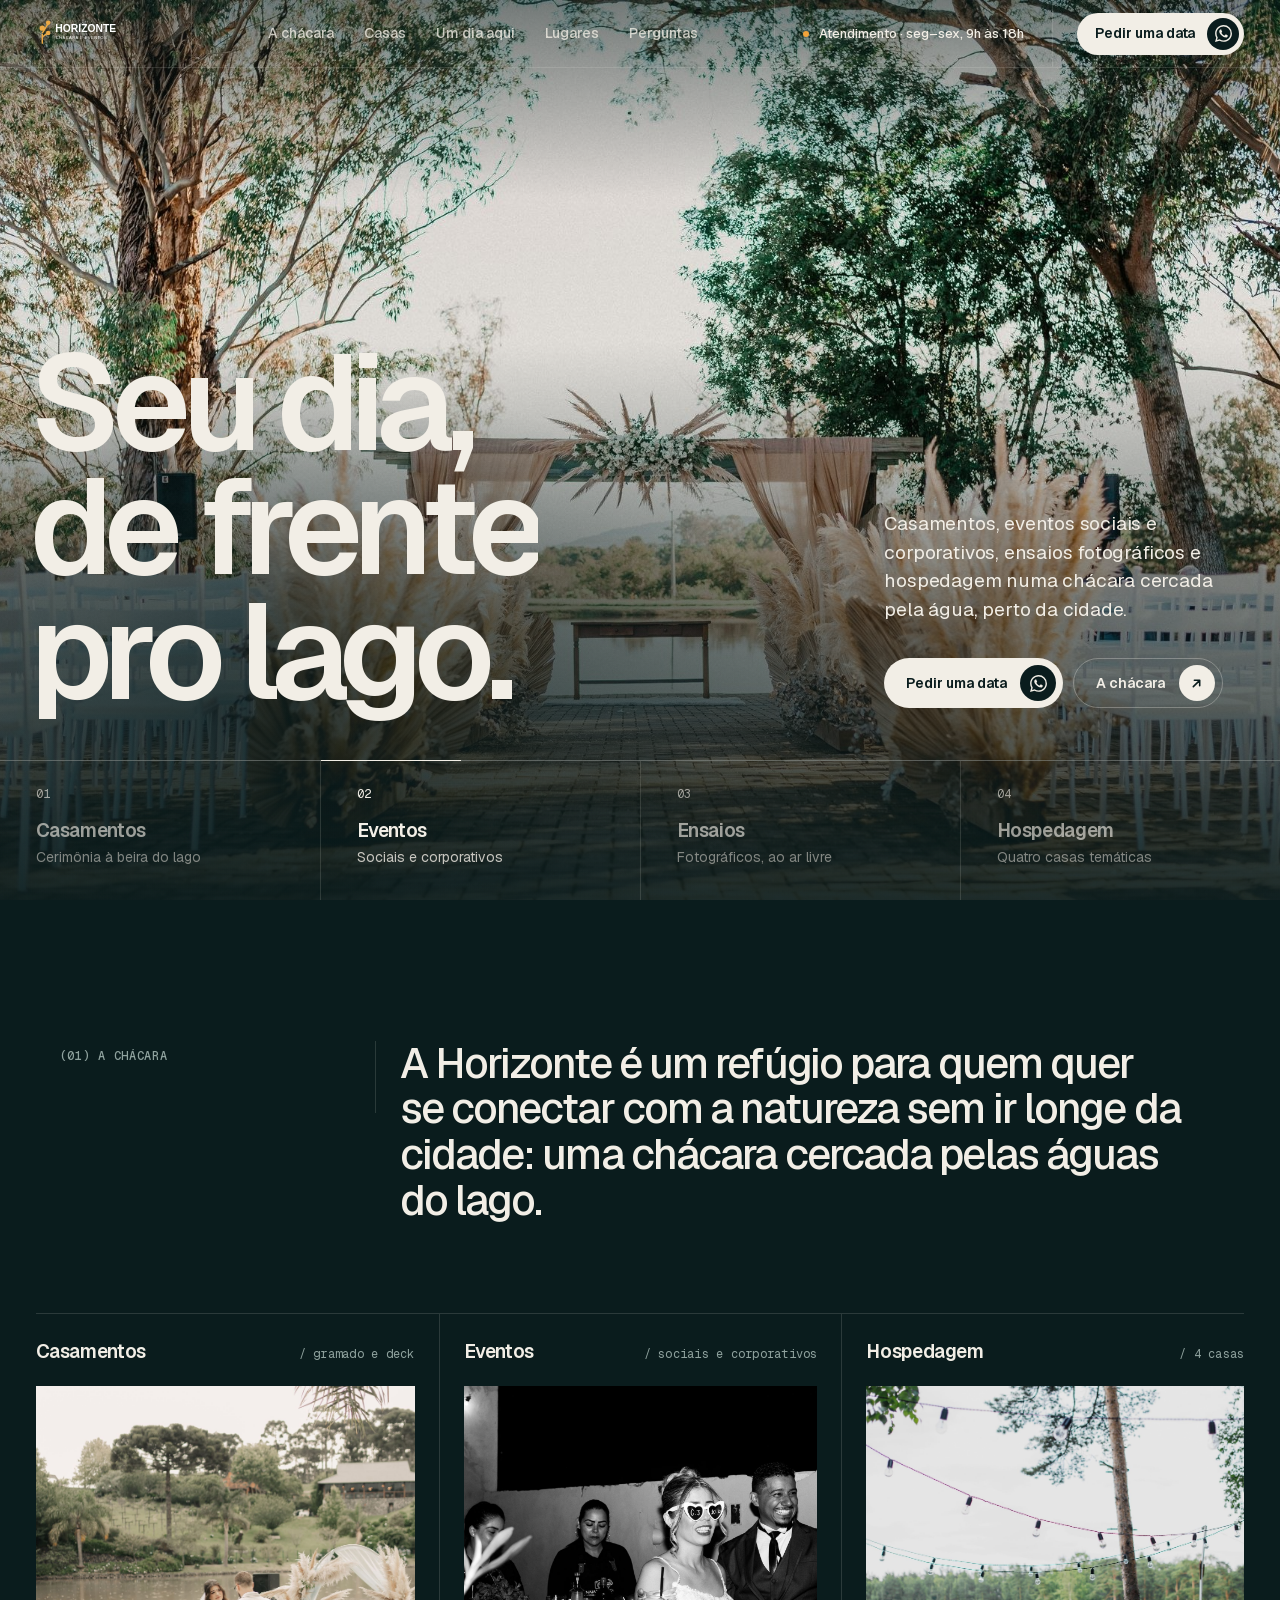
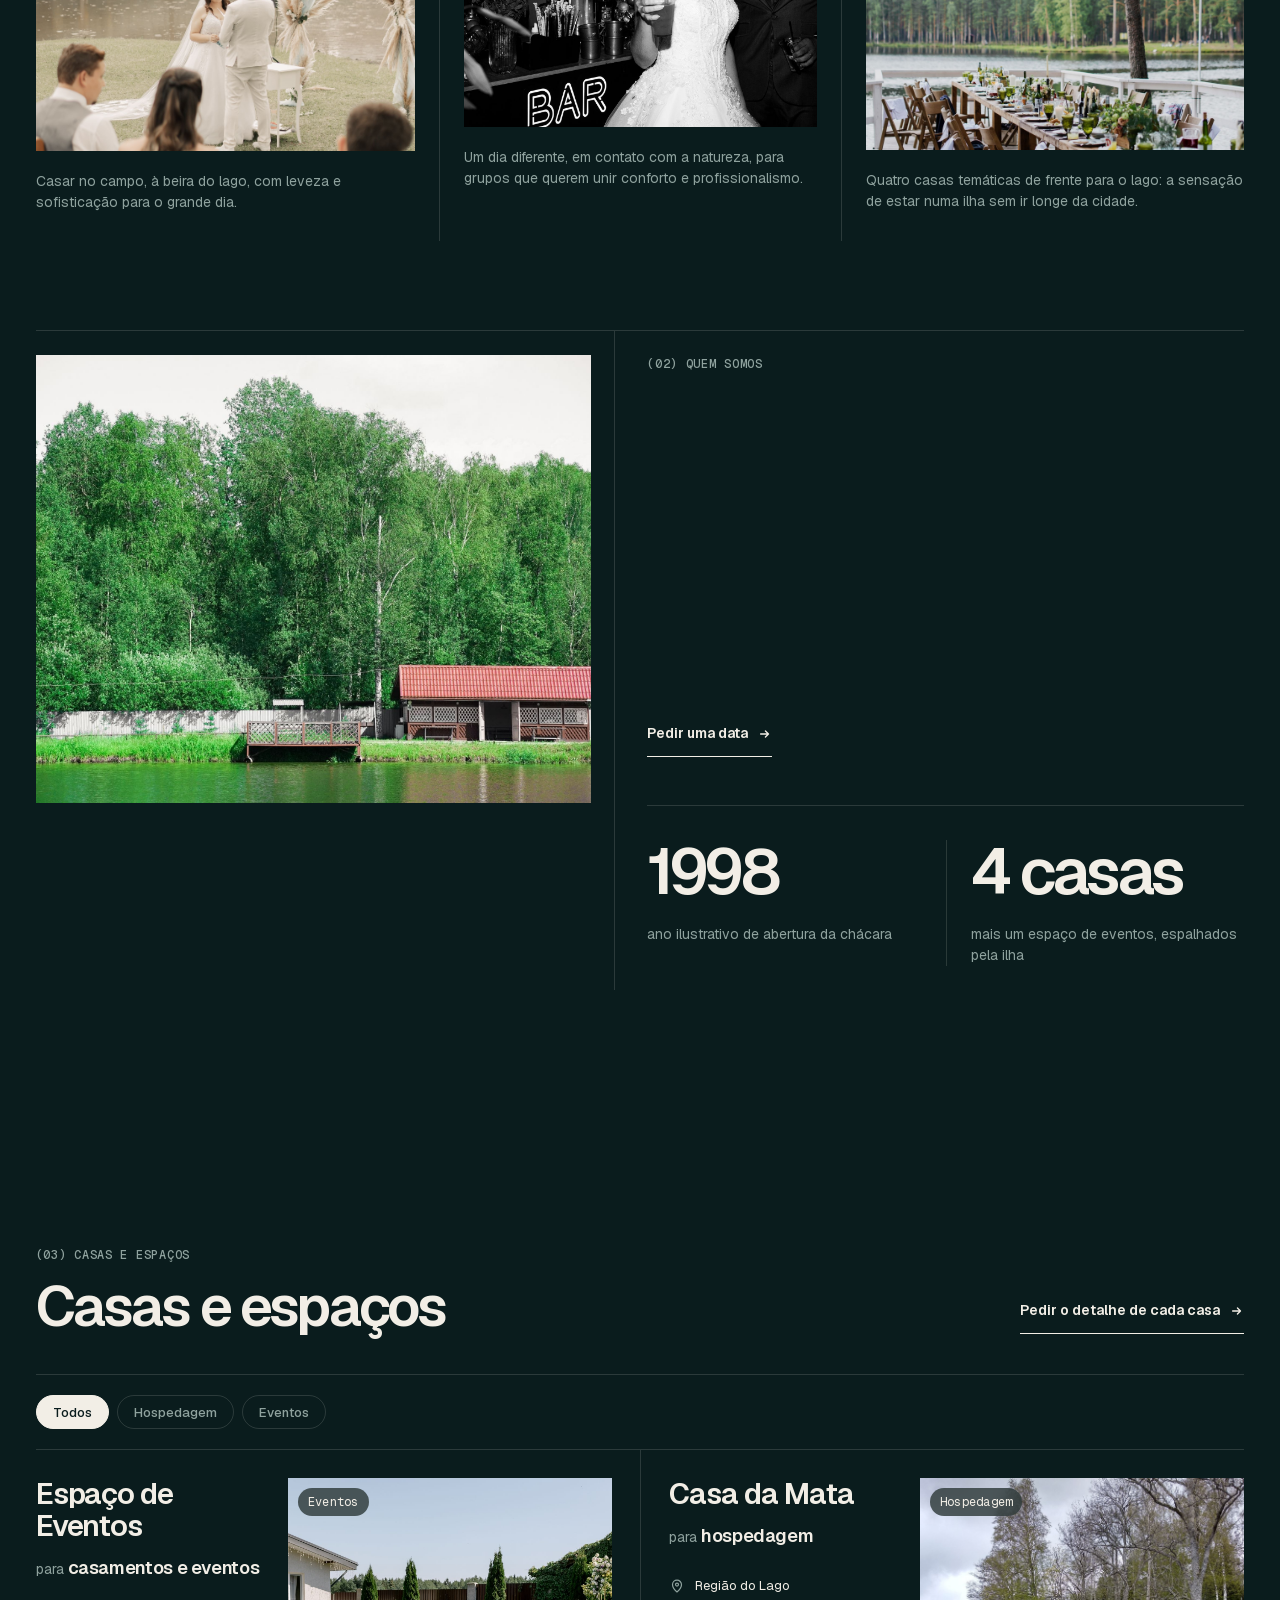
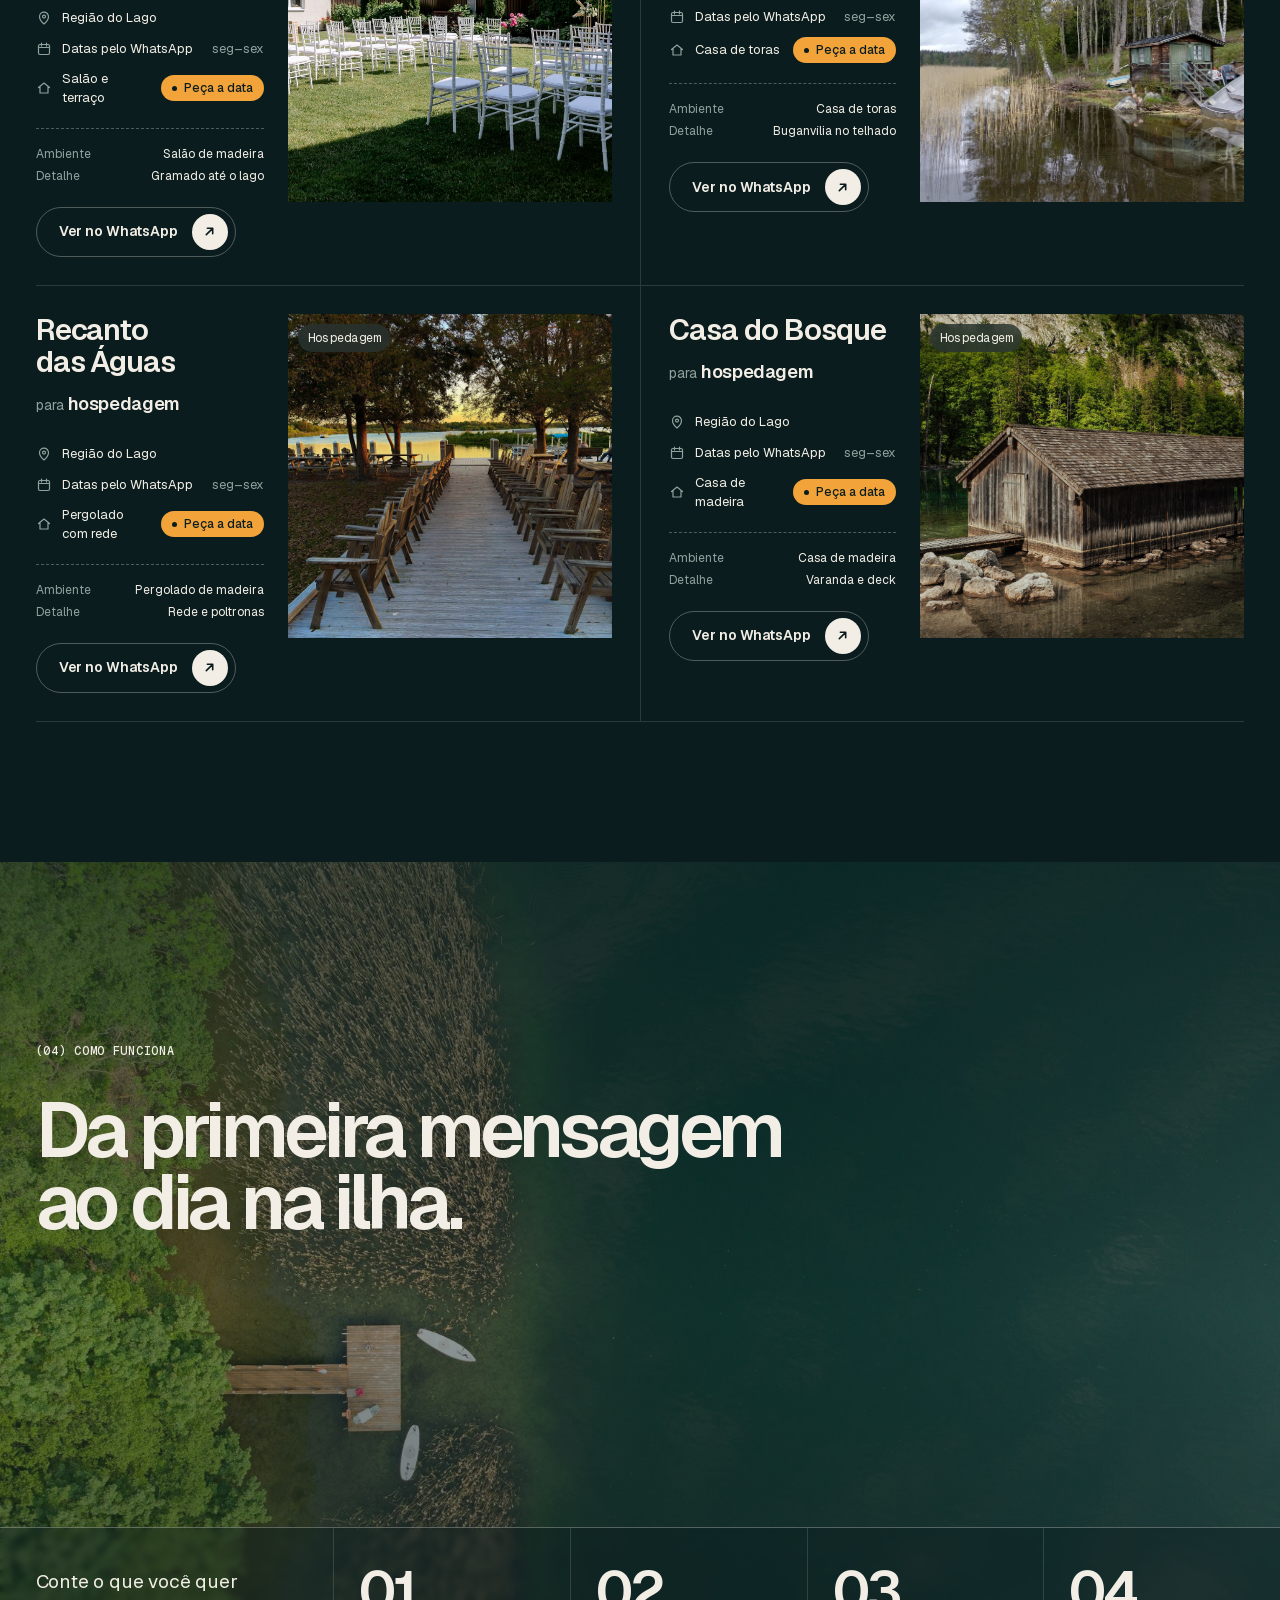
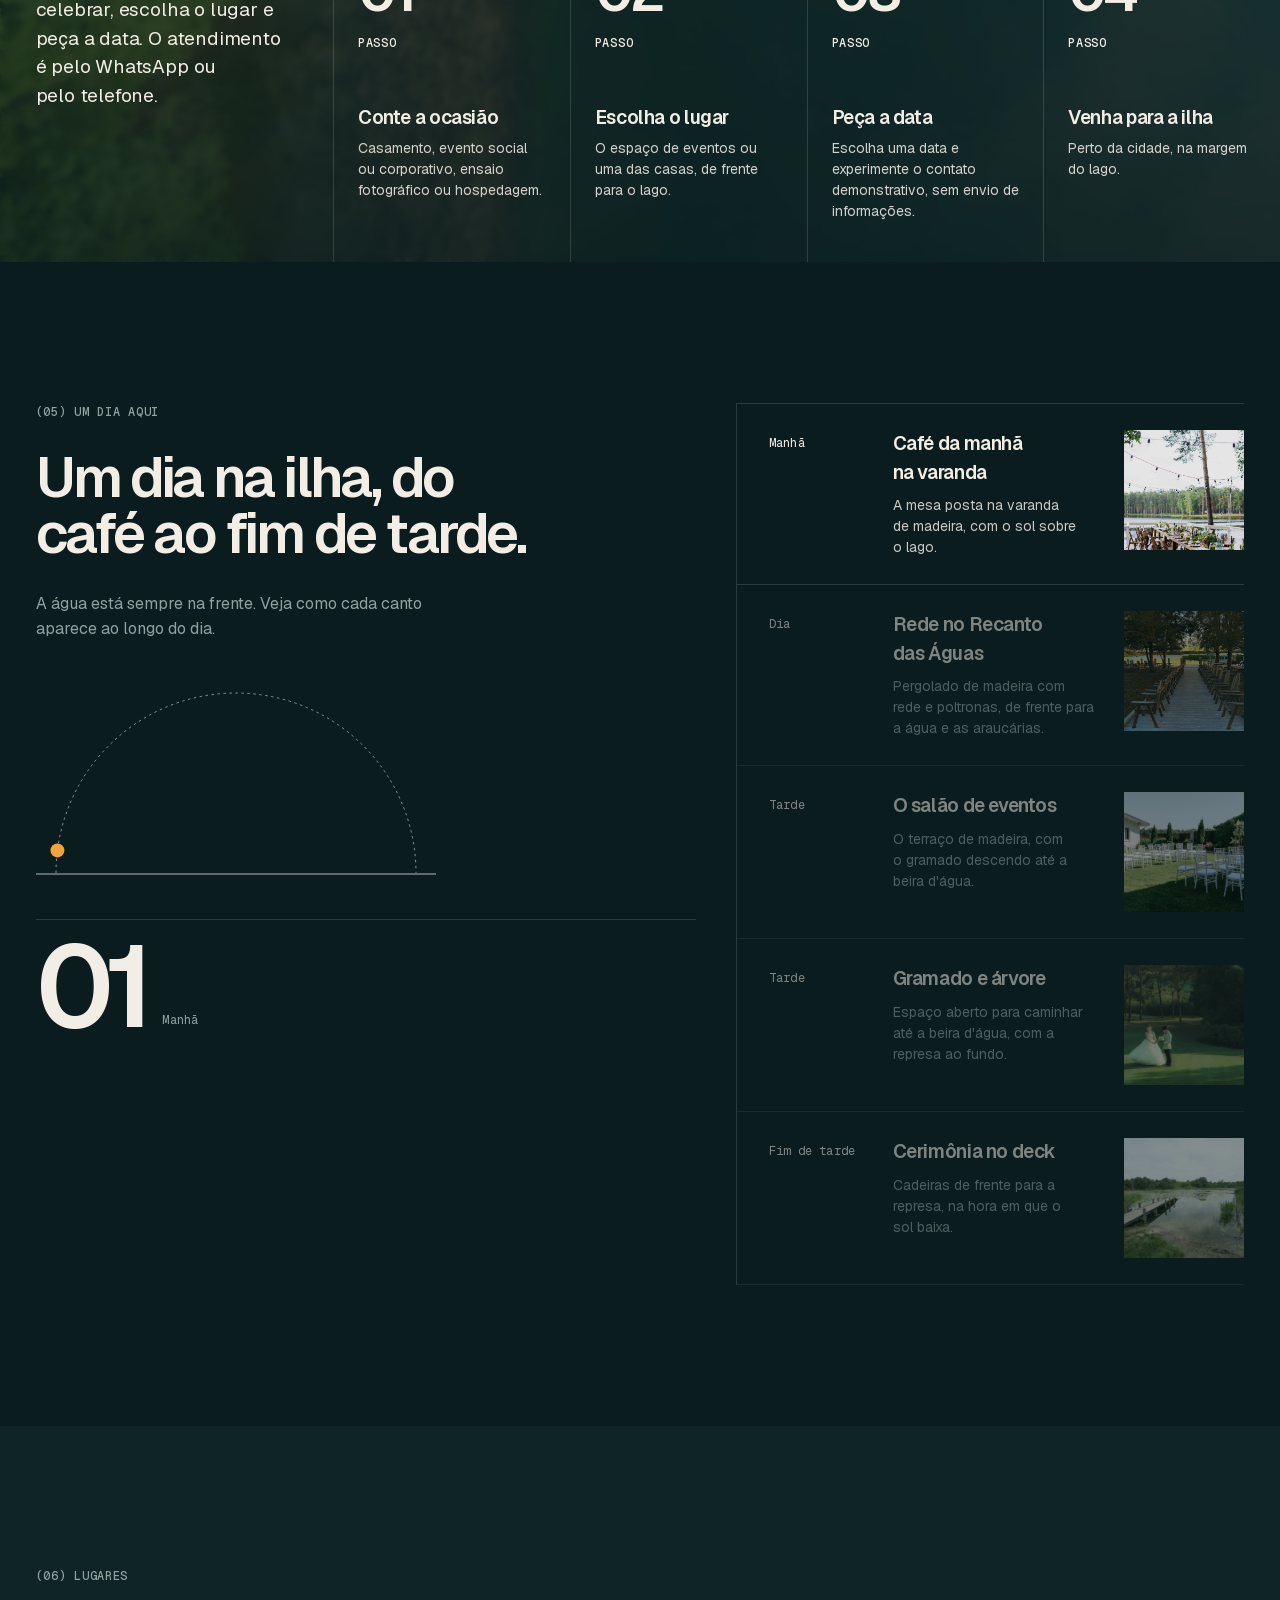
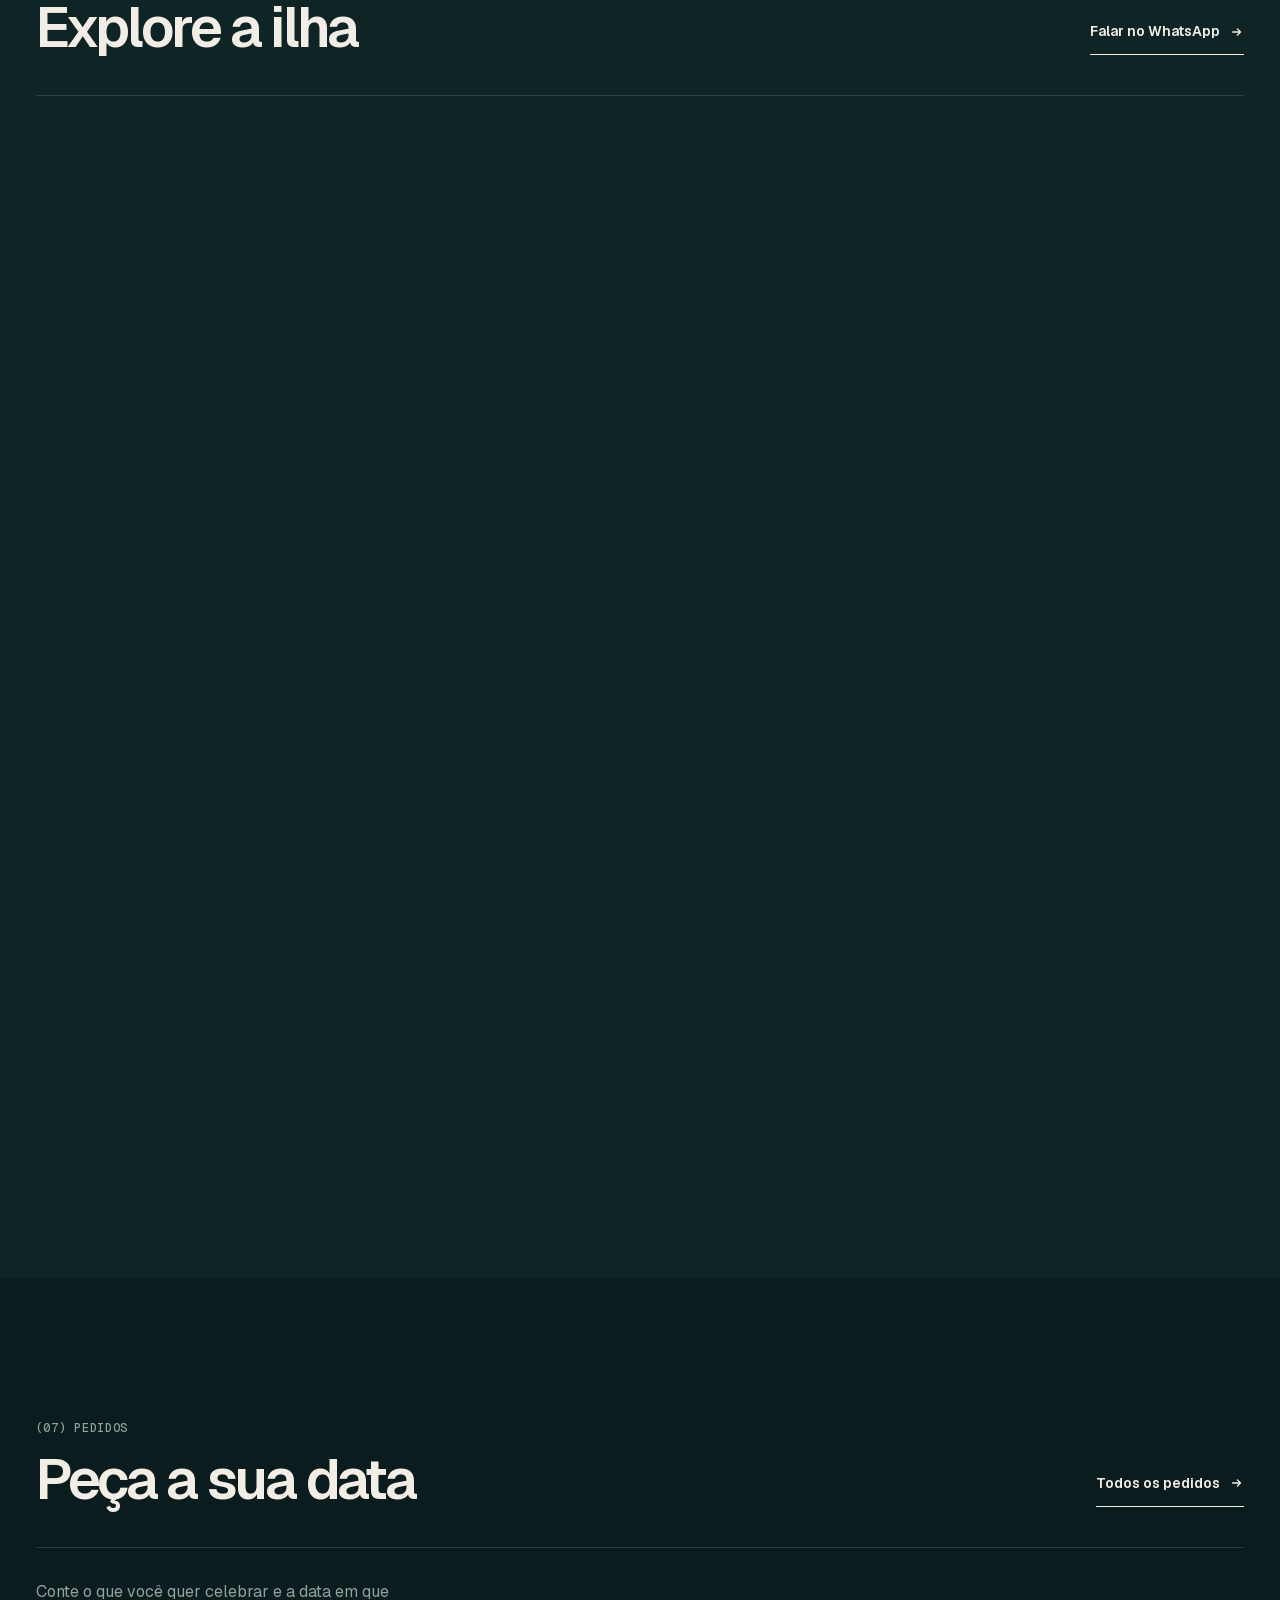
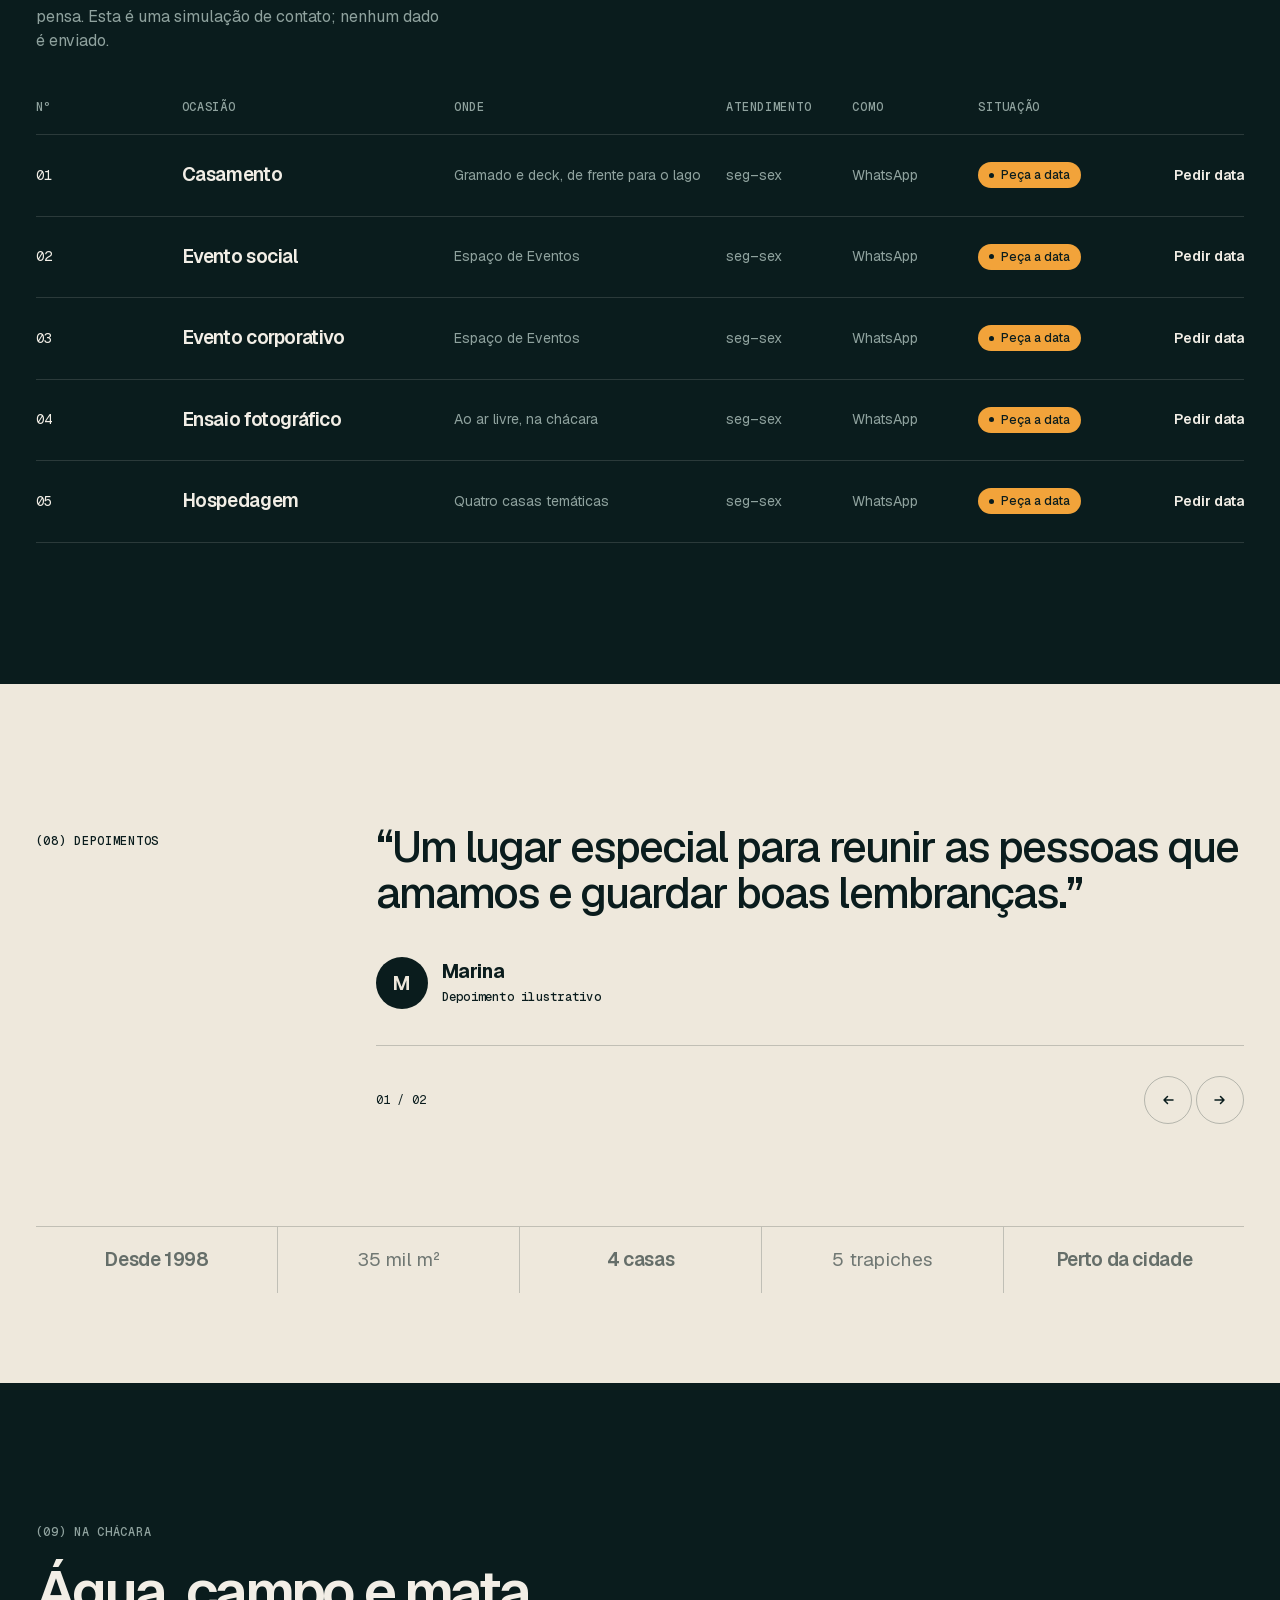
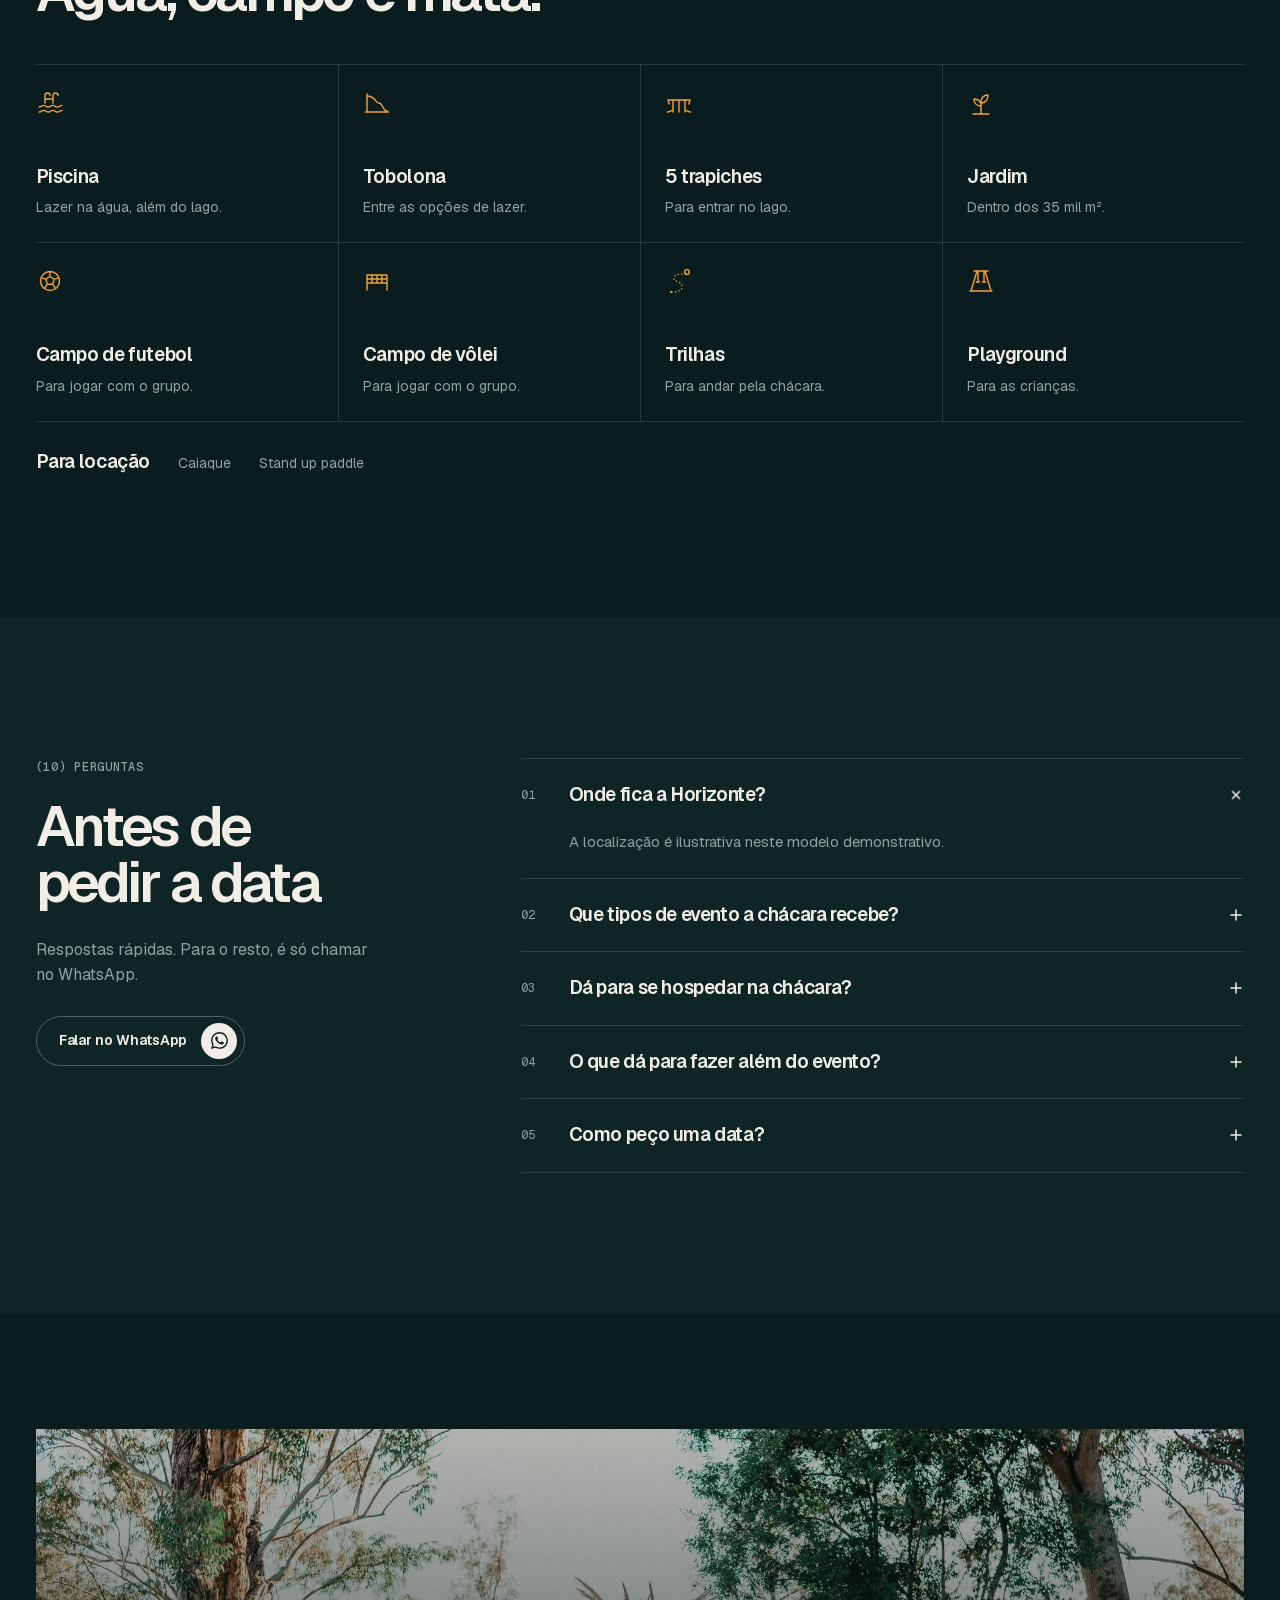
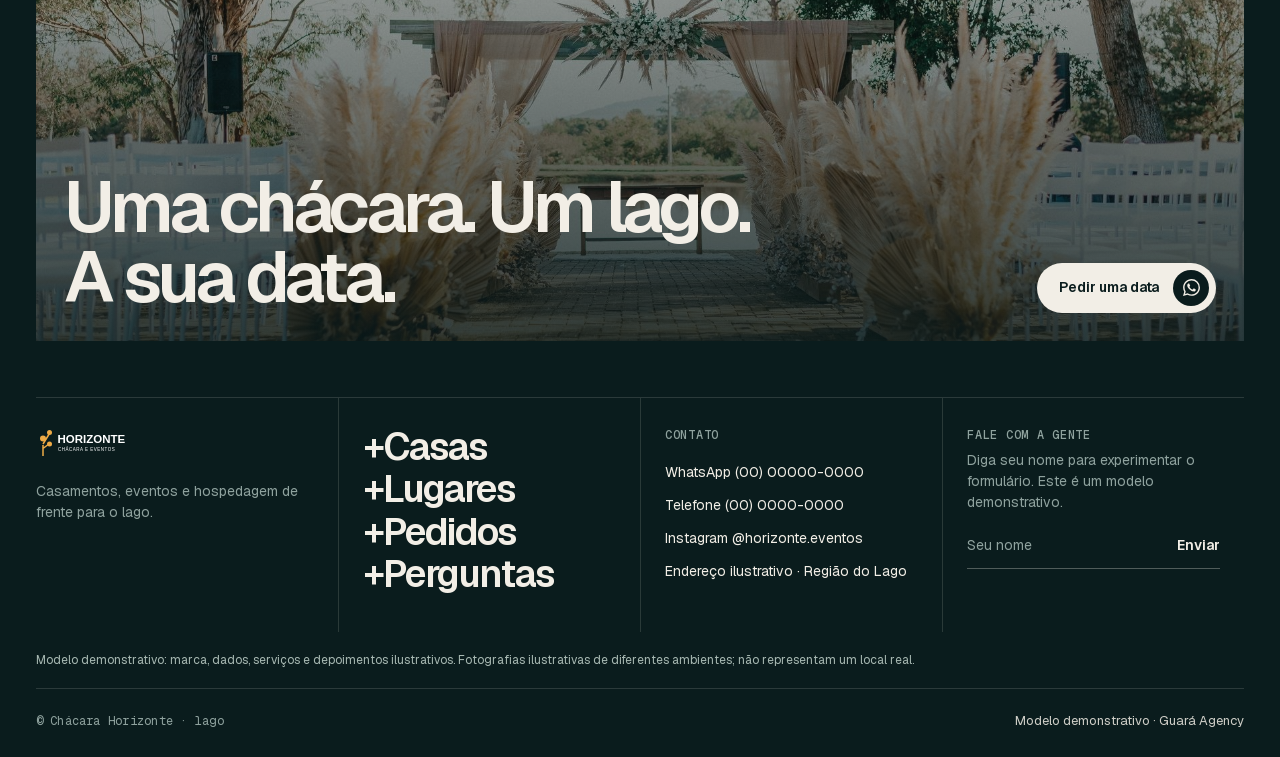
<file: index.html>
<!doctype html>
<html lang="pt-BR">
<head>
<meta charset="utf-8">
<meta name="viewport" content="width=device-width,initial-scale=1,viewport-fit=cover">
<meta name="robots" content="noindex,nofollow">
<meta name="theme-color" content="#0A1C1D">
<title>Chácara Horizonte · Casamentos, eventos e hospedagem à beira do lago</title>
<meta name="description" content="Chácara Horizonte, à beira do lago, perto da cidade: casamentos, eventos sociais e corporativos, ensaios fotográficos e hospedagem de frente para o lago.">
<meta property="og:type" content="website">
<meta property="og:title" content="Chácara Horizonte · lago">
<meta property="og:description" content="Casamentos, eventos, ensaios e hospedagem de frente para o lago, perto da cidade.">
<meta property="og:image" content="assets/img/og.jpg">
<link rel="icon" type="image/svg+xml" href="assets/img/favicon.svg">
<link rel="preload" href="assets/fonts/Geist-var.woff2" as="font" type="font/woff2" crossorigin>
<link rel="preload" as="image" href="assets/img/hero.jpg" media="(min-width:761px)">
<link rel="preload" as="image" href="assets/img/hero-m.jpg" media="(max-width:760px)">
<link rel="stylesheet" href="assets/css/fonts.css">
<link rel="stylesheet" href="assets/css/estilo.css">
</head>
<body>
<svg width="0" height="0" style="position:absolute" aria-hidden="true" focusable="false">
  <symbol id="i-wa" viewBox="0 0 24 24"><path fill="currentColor" d="M17.472 14.382c-.297-.149-1.758-.867-2.03-.967-.273-.099-.471-.148-.67.15-.197.297-.767.966-.94 1.164-.173.199-.347.223-.644.075-.297-.15-1.255-.463-2.39-1.475-.883-.788-1.48-1.761-1.653-2.059-.173-.297-.018-.458.13-.606.134-.133.298-.347.446-.52.149-.174.198-.298.298-.497.099-.198.05-.371-.025-.52-.075-.149-.669-1.612-.916-2.207-.242-.579-.487-.5-.669-.51-.173-.008-.371-.01-.57-.01-.198 0-.52.074-.792.372-.272.297-1.04 1.016-1.04 2.479 0 1.462 1.065 2.875 1.213 3.074.149.198 2.096 3.2 5.077 4.487.709.306 1.262.489 1.694.625.712.227 1.36.195 1.871.118.571-.085 1.758-.719 2.006-1.413.248-.694.248-1.289.173-1.413-.074-.124-.272-.198-.57-.347m-5.421 7.403h-.004a9.87 9.87 0 01-5.031-1.378l-.361-.214-3.741.982.998-3.648-.235-.374a9.86 9.86 0 01-1.51-5.26c.001-5.45 4.436-9.884 9.888-9.884 2.64 0 5.122 1.03 6.988 2.898a9.825 9.825 0 012.893 6.994c-.003 5.45-4.437 9.884-9.885 9.884m8.413-18.297A11.815 11.815 0 0012.05 0C5.495 0 .16 5.335.157 11.892c0 2.096.547 4.142 1.588 5.945L.057 24l6.305-1.654a11.882 11.882 0 005.683 1.448h.005c6.554 0 11.89-5.335 11.893-11.893a11.821 11.821 0 00-3.48-8.413z"/></symbol>
  <symbol id="i-ne" viewBox="0 0 16 16"><path d="M5 11 11 5M6 5h5v5" fill="none" stroke="currentColor" stroke-width="1.5" stroke-linecap="round" stroke-linejoin="round"/></symbol>
  <symbol id="i-dir" viewBox="0 0 16 16"><path d="M3 8h9M8.5 4.5 12 8l-3.5 3.5" fill="none" stroke="currentColor" stroke-width="1.5" stroke-linecap="round" stroke-linejoin="round"/></symbol>
  <symbol id="i-esq" viewBox="0 0 16 16"><path d="M13 8H4M7.5 4.5 4 8l3.5 3.5" fill="none" stroke="currentColor" stroke-width="1.5" stroke-linecap="round" stroke-linejoin="round"/></symbol>
  <symbol id="i-mais" viewBox="0 0 16 16"><path d="M8 3v10M3 8h10" fill="none" stroke="currentColor" stroke-width="1.5" stroke-linecap="round"/></symbol>
  <symbol id="i-pino" viewBox="0 0 16 16"><path d="M8 14s4.5-3.9 4.5-7.3A4.5 4.5 0 0 0 3.5 6.7C3.5 10.1 8 14 8 14Z" fill="none" stroke="currentColor" stroke-width="1.2" stroke-linejoin="round"/><circle cx="8" cy="6.6" r="1.5" fill="none" stroke="currentColor" stroke-width="1.2"/></symbol>
  <symbol id="i-cal" viewBox="0 0 16 16"><rect x="2.5" y="3.5" width="11" height="10" rx="1.5" fill="none" stroke="currentColor" stroke-width="1.2"/><path d="M2.5 6.5h11M5.5 2v3M10.5 2v3" fill="none" stroke="currentColor" stroke-width="1.2" stroke-linecap="round"/></symbol>
  <symbol id="i-casa" viewBox="0 0 16 16"><path d="M2.5 7.5 8 3l5.5 4.5M4 6.5V13h8V6.5" fill="none" stroke="currentColor" stroke-width="1.2" stroke-linecap="round" stroke-linejoin="round"/></symbol>
  <symbol id="f-piscina" viewBox="0 0 28 28"><path d="M3 18c2.3 0 2.3-1.6 4.6-1.6S9.9 18 12.2 18s2.3-1.6 4.6-1.6S19.1 18 21.4 18 23.7 16.4 26 16.4M3 23c2.3 0 2.3-1.6 4.6-1.6S9.9 23 12.2 23s2.3-1.6 4.6-1.6S19.1 23 21.4 23 23.7 21.4 26 21.4M9 14V6.5a2.5 2.5 0 0 1 5 0M17 14V6.5a2.5 2.5 0 0 1 5 0M9 10h8" fill="none" stroke="currentColor" stroke-width="1.4" stroke-linecap="round" stroke-linejoin="round"/></symbol>
  <symbol id="f-tobolona" viewBox="0 0 28 28"><path d="M4 5v18M4 7c9 0 8 7 12 7s3.5 8 8 8M2.5 23h23" fill="none" stroke="currentColor" stroke-width="1.4" stroke-linecap="round" stroke-linejoin="round"/></symbol>
  <symbol id="f-trapiche" viewBox="0 0 28 28"><path d="M3 11h22M3 11l1.2 4M25 11l-1.2 4M8 11v12M14 11v12M20 11v12M2.5 23c2.3 0 2.3-1.4 4.6-1.4M25.5 23c-2.3 0-2.3-1.4-4.6-1.4" fill="none" stroke="currentColor" stroke-width="1.4" stroke-linecap="round" stroke-linejoin="round"/></symbol>
  <symbol id="f-futebol" viewBox="0 0 28 28"><circle cx="14" cy="14" r="9.5" fill="none" stroke="currentColor" stroke-width="1.4"/><path d="m14 9.2 4.2 3-1.6 5h-5.2l-1.6-5ZM14 9.2V4.5M18.2 12.2l4.3-1.4M16.6 17.2l2.7 3.8M11.4 17.2 8.7 21M9.8 12.2 5.5 10.8" fill="none" stroke="currentColor" stroke-width="1.4" stroke-linecap="round" stroke-linejoin="round"/></symbol>
  <symbol id="f-volei" viewBox="0 0 28 28"><path d="M4 8h20v8H4ZM4 12h20M9 8v8M14 8v8M19 8v8M4 8v15M24 8v15" fill="none" stroke="currentColor" stroke-width="1.4" stroke-linecap="round" stroke-linejoin="round"/></symbol>
  <symbol id="f-trilha" viewBox="0 0 28 28"><path d="M7 25c7 0 11-2 10-6.500S8 15 9 10.500 17 8 21 6" fill="none" stroke="currentColor" stroke-width="1.4" stroke-linecap="round" stroke-linejoin="round" stroke-dasharray="0.1 3.4"/><circle cx="22" cy="5" r="2.400" fill="none" stroke="currentColor" stroke-width="1.4"/><circle cx="6" cy="25" r="1.100" fill="currentColor"/></symbol>
  <symbol id="f-playground" viewBox="0 0 28 28"><path d="M4 24 10 4M24 24 18 4M7 4h14M11 5v10M17 5v10M9.5 15h3M15.5 15h3M3 24h22" fill="none" stroke="currentColor" stroke-width="1.4" stroke-linecap="round" stroke-linejoin="round"/></symbol>
  <symbol id="f-jardim" viewBox="0 0 28 28"><path d="M14 25V13M14 17c-5 0-7-3.500-7-7 4.500 0 7 2.200 7 7ZM14 14c4.500 0 7-3.500 7-8-4.500 0-7 3-7 8ZM6 25h16" fill="none" stroke="currentColor" stroke-width="1.4" stroke-linecap="round" stroke-linejoin="round"/></symbol>
</svg>

<header class="topo" id="topo">
  <a class="topo__logo" href="#inicio" aria-label="Chácara Horizonte, início"><img src="assets/img/logo.svg" alt="Chácara Horizonte · eventos e hospedagem" width="1400" height="432"></a>
  <nav class="topo__nav" aria-label="Principal">
    <a href="#ideia">A chácara</a>
    <a href="#casas">Casas</a>
    <a href="#dia">Um dia aqui</a>
    <a href="#lugares">Lugares</a>
    <a href="#perguntas">Perguntas</a>
  </nav>
  <p class="topo__status"><i></i><span>Atendimento · seg–sex, 9h às 18h</span></p>
  <div class="topo__cta">
    <a class="pill pill--clara" href="#contato-demo" data-demo-contact><span>Pedir uma data</span><b class="pill__ic"><svg aria-hidden="true"><use href="#i-wa"/></svg></b></a>
  </div>
  <button class="topo__menu" type="button" aria-expanded="false" aria-controls="menu" aria-label="Abrir menu"><i></i><i></i></button>
</header>
<div class="menu" id="menu" hidden>
  <a href="#ideia">A chácara</a>
  <a href="#casas">Casas</a>
  <a href="#dia">Um dia aqui</a>
  <a href="#lugares">Lugares</a>
  <a href="#perguntas">Perguntas</a>
  <a class="menu__wa" href="#contato-demo" data-demo-contact><svg class="wa" aria-hidden="true"><use href="#i-wa"/></svg>WhatsApp (00) 00000-0000</a>
</div>

<main>
<!-- 1. CAPA -->
<section class="capa" id="inicio">
  <picture class="capa__foto">
    <source media="(max-width:760px)" srcset="assets/img/hero-m.jpg">
    <img src="assets/img/hero.jpg" alt="Cerimônia ao ar livre junto a um lago, fotografia ilustrativa." width="2400" height="1340" fetchpriority="high">
  </picture>
  <div class="capa__vu"></div>
  <div class="capa__corpo">
    <h1 class="capa__t" aria-label="Seu dia, de frente pro lago.">
      <span class="ln" aria-hidden="true"><i>Seu dia,</i></span>
      <span class="ln" aria-hidden="true"><i>de frente</i></span>
      <span class="ln" aria-hidden="true"><i>pro lago.</i></span>
    </h1>
    <div class="capa__ap">
      <p>Casamentos, eventos sociais e corporativos, ensaios fotográficos e hospedagem numa chácara cercada pela água, perto da cidade.</p>
      <div class="capa__bt">
        <a class="pill pill--clara" href="#contato-demo" data-demo-contact><span>Pedir uma data</span><b class="pill__ic"><svg aria-hidden="true"><use href="#i-wa"/></svg></b></a>
        <a class="pill pill--linha" href="#ideia"><span>A chácara</span><b class="pill__ic"><svg aria-hidden="true"><use href="#i-ne"/></svg></b></a>
      </div>
    </div>
  </div>
  <ol class="capa__tira" id="tira">
    <li class="on"><a href="#casas"><b>01</b><strong>Casamentos</strong><span>Cerimônia à beira do lago</span></a></li>
    <li><a href="#casas"><b>02</b><strong>Eventos</strong><span>Sociais e corporativos</span></a></li>
    <li><a href="#pedir"><b>03</b><strong>Ensaios</strong><span>Fotográficos, ao ar livre</span></a></li>
    <li><a href="#casas"><b>04</b><strong>Hospedagem</strong><span>Quatro casas temáticas</span></a></li>
  </ol>
</section>

<!-- 2. (01) A IDEIA -->
<section class="ideia sec" id="ideia">
  <div class="ideia__topo">
    <p class="rot">(01) A chácara</p>
    <p class="ideia__t rv">A Horizonte é um refúgio para quem quer se conectar com a natureza sem ir longe da cidade: uma chácara cercada pelas águas do lago.</p>
  </div>
  <div class="cats">
    <article class="cat rv">
      <header><h3>Casamentos</h3><span class="mono">/ gramado e deck</span></header>
      <div class="cat__f"><img src="assets/img/arco.jpg" alt="Decoração de cerimônia próxima ao lago, fotografia ilustrativa." width="1100" height="1100" loading="lazy"></div>
      <p>Casar no campo, à beira do lago, com leveza e sofisticação para o grande dia.</p>
    </article>
    <article class="cat rv">
      <header><h3>Eventos</h3><span class="mono">/ sociais e corporativos</span></header>
      <div class="cat__f"><img src="assets/img/bar.jpg" alt="Bar em uma celebração ao ar livre, fotografia ilustrativa." width="1100" height="1100" loading="lazy"></div>
      <p>Um dia diferente, em contato com a natureza, para grupos que querem unir conforto e profissionalismo.</p>
    </article>
    <article class="cat rv">
      <header><h3>Hospedagem</h3><span class="mono">/ 4 casas</span></header>
      <div class="cat__f"><img src="assets/img/varanda.jpg" alt="Mesa posta em terraço próximo a um lago, fotografia ilustrativa." width="1100" height="1100" loading="lazy"></div>
      <p>Quatro casas temáticas de frente para o lago: a sensação de estar numa ilha sem ir longe da cidade.</p>
    </article>
  </div>
</section>

<!-- 3. (02) QUEM SOMOS -->
<section class="quem" id="quem">
  <div class="quem__grade">
    <div class="quem__f"><img src="assets/img/quem.jpg" alt="Casa de madeira perto de um lago, fotografia ilustrativa." width="1700" height="1269" loading="lazy"></div>
    <div class="quem__tx">
      <div>
        <p class="rot">(02) Quem somos</p>
        <p class="quem__t rv">A chácara nasceu em 1998, em um cenário cercado de natureza. <em>Hoje são 35 mil m² de jardim, trilhas, campos e playground, com quatro casas, um espaço de eventos e cinco trapiches.</em></p>
        <a class="sub" href="#contato-demo" data-demo-contact><span>Pedir uma data</span><svg aria-hidden="true"><use href="#i-dir"/></svg></a>
      </div>
      <dl class="num">
        <div><dt>1998</dt><dd>ano ilustrativo de abertura da chácara</dd></div>
        <div><dt>4 casas</dt><dd>mais um espaço de eventos, espalhados pela ilha</dd></div>
      </dl>
    </div>
  </div>
</section>

<!-- 4. (03) CASAS E ESPAÇOS -->
<section class="casas sec" id="casas">
  <div class="cab">
    <div><p class="rot">(03) Casas e espaços</p><h2>Casas e espaços</h2></div>
    <a class="sub" href="#contato-demo" data-demo-contact><span>Pedir o detalhe de cada casa</span><svg aria-hidden="true"><use href="#i-dir"/></svg></a>
  </div>
  <div class="chips" role="group" aria-label="Filtrar">
    <button type="button" class="chip on" aria-pressed="true" data-f="todos">Todos</button>
    <button type="button" class="chip" aria-pressed="false" data-f="hospedagem">Hospedagem</button>
    <button type="button" class="chip" aria-pressed="false" data-f="eventos">Eventos</button>
  </div>
  <div class="cards" id="cards">
    <article class="card" data-t="eventos">
      <div class="card__tx">
        <h3>Espaço de Eventos</h3>
        <p class="card__tipo">para <b>casamentos e eventos</b></p>
        <ul class="card__meta">
          <li><svg aria-hidden="true"><use href="#i-pino"/></svg><span>Região do Lago</span></li>
          <li><svg aria-hidden="true"><use href="#i-cal"/></svg><span>Datas pelo WhatsApp</span><em>seg–sex</em></li>
          <li><svg aria-hidden="true"><use href="#i-casa"/></svg><span>Salão e terraço</span><i class="st"><s></s>Peça a data</i></li>
        </ul>
        <dl class="card__spec"><div><dt>Ambiente</dt><dd>Salão de madeira</dd></div><div><dt>Detalhe</dt><dd>Gramado até o lago</dd></div></dl>
        <a class="pill pill--linha" href="#contato-demo" data-demo-contact><span>Ver no WhatsApp</span><b class="pill__ic"><svg aria-hidden="true"><use href="#i-ne"/></svg></b></a>
      </div>
      <div class="card__f"><img src="assets/img/espaco.jpg" alt="Recepção de casamento em jardim, fotografia ilustrativa." width="1100" height="1100" loading="lazy"><span class="tag mono">Eventos</span></div>
    </article>
    <article class="card" data-t="hospedagem">
      <div class="card__tx">
        <h3>Casa da Mata</h3>
        <p class="card__tipo">para <b>hospedagem</b></p>
        <ul class="card__meta">
          <li><svg aria-hidden="true"><use href="#i-pino"/></svg><span>Região do Lago</span></li>
          <li><svg aria-hidden="true"><use href="#i-cal"/></svg><span>Datas pelo WhatsApp</span><em>seg–sex</em></li>
          <li><svg aria-hidden="true"><use href="#i-casa"/></svg><span>Casa de toras</span><i class="st"><s></s>Peça a data</i></li>
        </ul>
        <dl class="card__spec"><div><dt>Ambiente</dt><dd>Casa de toras</dd></div><div><dt>Detalhe</dt><dd>Buganvília no telhado</dd></div></dl>
        <a class="pill pill--linha" href="#contato-demo" data-demo-contact><span>Ver no WhatsApp</span><b class="pill__ic"><svg aria-hidden="true"><use href="#i-ne"/></svg></b></a>
      </div>
      <div class="card__f"><img src="assets/img/polonesa.jpg" alt="Casa de madeira à beira de um lago, fotografia ilustrativa." width="1100" height="1100" loading="lazy"><span class="tag mono">Hospedagem</span></div>
    </article>
    <article class="card" data-t="hospedagem">
      <div class="card__tx">
        <h3>Recanto das Águas</h3>
        <p class="card__tipo">para <b>hospedagem</b></p>
        <ul class="card__meta">
          <li><svg aria-hidden="true"><use href="#i-pino"/></svg><span>Região do Lago</span></li>
          <li><svg aria-hidden="true"><use href="#i-cal"/></svg><span>Datas pelo WhatsApp</span><em>seg–sex</em></li>
          <li><svg aria-hidden="true"><use href="#i-casa"/></svg><span>Pergolado com rede</span><i class="st"><s></s>Peça a data</i></li>
        </ul>
        <dl class="card__spec"><div><dt>Ambiente</dt><dd>Pergolado de madeira</dd></div><div><dt>Detalhe</dt><dd>Rede e poltronas</dd></div></dl>
        <a class="pill pill--linha" href="#contato-demo" data-demo-contact><span>Ver no WhatsApp</span><b class="pill__ic"><svg aria-hidden="true"><use href="#i-ne"/></svg></b></a>
      </div>
      <div class="card__f"><img src="assets/img/canto.jpg" alt="Espaço para sentar junto a um lago, fotografia ilustrativa." width="1100" height="1100" loading="lazy"><span class="tag mono">Hospedagem</span></div>
    </article>
    <article class="card" data-t="hospedagem">
      <div class="card__tx">
        <h3>Casa do Bosque</h3>
        <p class="card__tipo">para <b>hospedagem</b></p>
        <ul class="card__meta">
          <li><svg aria-hidden="true"><use href="#i-pino"/></svg><span>Região do Lago</span></li>
          <li><svg aria-hidden="true"><use href="#i-cal"/></svg><span>Datas pelo WhatsApp</span><em>seg–sex</em></li>
          <li><svg aria-hidden="true"><use href="#i-casa"/></svg><span>Casa de madeira</span><i class="st"><s></s>Peça a data</i></li>
        </ul>
        <dl class="card__spec"><div><dt>Ambiente</dt><dd>Casa de madeira</dd></div><div><dt>Detalhe</dt><dd>Varanda e deck</dd></div></dl>
        <a class="pill pill--linha" href="#contato-demo" data-demo-contact><span>Ver no WhatsApp</span><b class="pill__ic"><svg aria-hidden="true"><use href="#i-ne"/></svg></b></a>
      </div>
      <div class="card__f"><img src="assets/img/campestre.jpg" alt="Casa rústica perto de um lago, fotografia ilustrativa." width="1100" height="1100" loading="lazy"><span class="tag mono">Hospedagem</span></div>
    </article>
  </div>
</section>

<!-- 5. (04) COMO PEDIR (foto cheia) -->
<section class="como" id="como">
  <img class="como__bg" src="assets/img/ilha-fundo.jpg" alt="Vista aérea de um píer em um lago, fotografia ilustrativa." width="2200" height="1228" loading="lazy">
  <div class="como__vu"></div>
  <div class="como__topo">
    <p class="rot rot--c">(04) Como funciona</p>
    <h2 class="rv">Da primeira mensagem ao dia na ilha.</h2>
  </div>
  <div class="como__tira">
    <p class="como__ap">Conte o que você quer celebrar, escolha o lugar e peça a data. O atendimento é pelo WhatsApp ou pelo telefone.</p>
    <div class="passo"><b>01</b><span class="mono">Passo</span><h3>Conte a ocasião</h3><p>Casamento, evento social ou corporativo, ensaio fotográfico ou hospedagem.</p></div>
    <div class="passo"><b>02</b><span class="mono">Passo</span><h3>Escolha o lugar</h3><p>O espaço de eventos ou uma das casas, de frente para o lago.</p></div>
    <div class="passo"><b>03</b><span class="mono">Passo</span><h3>Peça a data</h3><p>Escolha uma data e experimente o contato demonstrativo, sem envio de informações.</p></div>
    <div class="passo"><b>04</b><span class="mono">Passo</span><h3>Venha para a ilha</h3><p>Perto da cidade, na margem do lago.</p></div>
  </div>
</section>

<!-- 6. (05) UM DIA AQUI -->
<section class="dia sec" id="dia">
  <div class="dia__grade">
    <div class="dia__esq">
      <div class="dia__fixo">
        <p class="rot">(05) Um dia aqui</p>
        <h2>Um dia na ilha, do café ao fim de tarde.</h2>
        <p class="dia__ap">A água está sempre na frente. Veja como cada canto aparece ao longo do dia.</p>
        <svg class="arco" viewBox="0 0 400 200" aria-hidden="true">
          <path d="M20 180A180 180 0 0 1 380 180" fill="none" stroke="rgba(242,238,230,.55)" stroke-width="1" stroke-dasharray="2.5 3.5"/>
          <path d="M0 181H400" stroke="rgba(242,238,230,.75)" stroke-width="1"/>
          <circle cx="200" cy="0" r="1.6" fill="#F2EEE6" opacity=".0"/>
          <circle id="sol" cx="20" cy="180" r="7" fill="#F2A33A"/>
        </svg>
        <div class="relogio"><span id="dia-n">01</span><small class="mono" id="dia-l">Manhã</small></div>
      </div>
    </div>
    <ol class="dia__lista" id="dia-lista">
      <li class="it on" data-l="Manhã">
        <span class="it__h mono">Manhã</span>
        <div class="it__tx"><h3>Café da manhã na varanda</h3><p>A mesa posta na varanda de madeira, com o sol sobre o lago.</p></div>
        <img src="assets/img/t-varanda.jpg" alt="" width="360" height="360" loading="lazy">
      </li>
      <li class="it" data-l="Dia">
        <span class="it__h mono">Dia</span>
        <div class="it__tx"><h3>Rede no Recanto das Águas</h3><p>Pergolado de madeira com rede e poltronas, de frente para a água e as araucárias.</p></div>
        <img src="assets/img/t-canto.jpg" alt="" width="360" height="360" loading="lazy">
      </li>
      <li class="it" data-l="Tarde">
        <span class="it__h mono">Tarde</span>
        <div class="it__tx"><h3>O salão de eventos</h3><p>O terraço de madeira, com o gramado descendo até a beira d'água.</p></div>
        <img src="assets/img/t-espaco.jpg" alt="" width="360" height="360" loading="lazy">
      </li>
      <li class="it" data-l="Tarde">
        <span class="it__h mono">Tarde</span>
        <div class="it__tx"><h3>Gramado e árvore</h3><p>Espaço aberto para caminhar até a beira d'água, com a represa ao fundo.</p></div>
        <img src="assets/img/t-gramado.jpg" alt="" width="360" height="360" loading="lazy">
      </li>
      <li class="it" data-l="Fim de tarde">
        <span class="it__h mono">Fim de tarde</span>
        <div class="it__tx"><h3>Cerimônia no deck</h3><p>Cadeiras de frente para a represa, na hora em que o sol baixa.</p></div>
        <img src="assets/img/t-deck.jpg" alt="" width="360" height="360" loading="lazy">
      </li>
    </ol>
  </div>
</section>

<!-- 7. (06) LUGARES -->
<section class="lugares sec sec--alt" id="lugares">
  <div class="cab">
    <div><p class="rot">(06) Lugares</p><h2>Explore a ilha</h2></div>
    <a class="sub" href="#contato-demo" data-demo-contact><span>Falar no WhatsApp</span><svg aria-hidden="true"><use href="#i-dir"/></svg></a>
  </div>
  <div class="lug">
    <article class="lg rv">
      <div class="lg__f"><img src="assets/img/ilha-lado.jpg" alt="Vista aérea de píer e lago, fotografia ilustrativa." width="1700" height="1269" loading="lazy">
        <div class="lg__b"><div><span class="mono">lago</span><h3>A ilha</h3></div><span class="mono">Região do Lago</span></div></div>
      <dl class="lg__d"><div><dt class="mono">Área</dt><dd>35 mil m²</dd></div><div><dt class="mono">Casas</dt><dd>4 + espaço de eventos</dd></div><div><dt class="mono">Trapiches</dt><dd>5</dd></div></dl>
    </article>
    <article class="lg rv">
      <div class="lg__f"><img src="assets/img/gramado.jpg" alt="Cerimônia em gramado, fotografia ilustrativa." width="1700" height="1269" loading="lazy">
        <div class="lg__b"><div><span class="mono">No gramado</span><h3>Jardins e campos</h3></div><span class="mono">Jardim e trilhas</span></div></div>
      <dl class="lg__d"><div><dt class="mono">Campos</dt><dd>Futebol e vôlei</dd></div><div><dt class="mono">Para brincar</dt><dd>Playground</dd></div><div><dt class="mono">A pé</dt><dd>Trilhas</dd></div></dl>
    </article>
    <article class="lg rv">
      <div class="lg__f"><img src="assets/img/trapiche.jpg" alt="Píer de madeira sobre um lago, fotografia ilustrativa." width="1700" height="1269" loading="lazy">
        <div class="lg__b"><div><span class="mono">Na água</span><h3>O lago</h3></div><span class="mono">5 trapiches</span></div></div>
      <dl class="lg__d"><div><dt class="mono">Trapiches</dt><dd>5</dd></div><div><dt class="mono">Piscina</dt><dd>Piscina e tobolona</dd></div><div><dt class="mono">Locação</dt><dd>Caiaque e stand up paddle</dd></div></dl>
    </article>
    <article class="lg rv">
      <div class="lg__f"><img src="assets/img/margem.jpg" alt="Casa de madeira e lago cercado por árvores, fotografia ilustrativa." width="1700" height="1269" loading="lazy">
        <div class="lg__b"><div><span class="mono">Vista da água</span><h3>A margem</h3></div><span class="mono">Espaço de Eventos</span></div></div>
      <dl class="lg__d"><div><dt class="mono">Endereço</dt><dd>Endereço ilustrativo</dd></div><div><dt class="mono">Cidade</dt><dd>Região do Lago</dd></div><div><dt class="mono">Da cidade</dt><dd>perto da cidade</dd></div></dl>
    </article>
  </div>
</section>

<!-- 8. (07) PEDIDOS -->
<section class="pedir sec" id="pedir">
  <div class="cab">
    <div><p class="rot">(07) Pedidos</p><h2>Peça a sua data</h2></div>
    <a class="sub" href="#contato-demo" data-demo-contact><span>Todos os pedidos</span><svg aria-hidden="true"><use href="#i-dir"/></svg></a>
  </div>
  <p class="pedir__ap">Conte o que você quer celebrar e a data em que pensa. Esta é uma simulação de contato; nenhum dado é enviado.</p>
  <div class="tab" role="table" aria-label="Tipos de pedido">
    <div class="tab__h mono" role="row"><span>Nº</span><span>Ocasião</span><span>Onde</span><span>Atendimento</span><span>Como</span><span>Situação</span><span></span></div>
    <div class="lin" role="row"><span class="mono">01</span><h3>Casamento</h3><span class="g">Gramado e deck, de frente para o lago</span><span class="g">seg–sex</span><span class="g">WhatsApp</span><span><i class="st st--c"><s></s>Peça a data</i></span><a href="#contato-demo" data-demo-contact>Pedir data</a></div>
    <div class="lin" role="row"><span class="mono">02</span><h3>Evento social</h3><span class="g">Espaço de Eventos</span><span class="g">seg–sex</span><span class="g">WhatsApp</span><span><i class="st st--c"><s></s>Peça a data</i></span><a href="#contato-demo" data-demo-contact>Pedir data</a></div>
    <div class="lin" role="row"><span class="mono">03</span><h3>Evento corporativo</h3><span class="g">Espaço de Eventos</span><span class="g">seg–sex</span><span class="g">WhatsApp</span><span><i class="st st--c"><s></s>Peça a data</i></span><a href="#contato-demo" data-demo-contact>Pedir data</a></div>
    <div class="lin" role="row"><span class="mono">04</span><h3>Ensaio fotográfico</h3><span class="g">Ao ar livre, na chácara</span><span class="g">seg–sex</span><span class="g">WhatsApp</span><span><i class="st st--c"><s></s>Peça a data</i></span><a href="#contato-demo" data-demo-contact>Pedir data</a></div>
    <div class="lin" role="row"><span class="mono">05</span><h3>Hospedagem</h3><span class="g">Quatro casas temáticas</span><span class="g">seg–sex</span><span class="g">WhatsApp</span><span><i class="st st--c"><s></s>Peça a data</i></span><a href="#contato-demo" data-demo-contact>Pedir data</a></div>
  </div>
</section>

<!-- 9. (08) DEPOIMENTOS -->
<section class="dep" id="depoimentos">
  <div class="dep__grade">
    <p class="rot rot--esc">(08) Depoimentos</p>
    <div class="dep__col">
      <div class="dep__slides" id="dep-slides">
        <figure class="dp on">
          <blockquote>“Um lugar especial para reunir as pessoas que amamos e guardar boas lembranças.”</blockquote>
          <figcaption><span class="av">M</span><div><b>Marina</b><span class="mono">Depoimento ilustrativo</span></div></figcaption>
        </figure>
        <figure class="dp">
          <blockquote>“Um cenário acolhedor para celebrar momentos inesquecíveis.”</blockquote>
          <figcaption><span class="av">R</span><div><b>Carla</b><span class="mono">Depoimento ilustrativo</span></div></figcaption>
        </figure>
      </div>
      <div class="dep__nav"><span class="mono" id="dep-n">01 / 02</span><div><button type="button" id="dep-p" aria-label="Anterior"><svg aria-hidden="true"><use href="#i-esq"/></svg></button><button type="button" id="dep-s" aria-label="Próximo"><svg aria-hidden="true"><use href="#i-dir"/></svg></button></div></div>
    </div>
  </div>
  <ul class="dep__fatos">
    <li>Desde 1998</li><li>35 mil m²</li><li>4 casas</li><li>5 trapiches</li><li>Perto da cidade</li>
  </ul>
</section>

<!-- 10. (09) NA CHÁCARA -->
<section class="inclui sec" id="chacara">
  <p class="rot">(09) Na chácara</p>
  <h2>Água, campo e mata.</h2>
  <div class="inc">
    <div><svg class="ic" aria-hidden="true"><use href="#f-piscina"/></svg><h3>Piscina</h3><p>Lazer na água, além do lago.</p></div>
    <div><svg class="ic" aria-hidden="true"><use href="#f-tobolona"/></svg><h3>Tobolona</h3><p>Entre as opções de lazer.</p></div>
    <div><svg class="ic" aria-hidden="true"><use href="#f-trapiche"/></svg><h3>5 trapiches</h3><p>Para entrar no lago.</p></div>
    <div><svg class="ic" aria-hidden="true"><use href="#f-jardim"/></svg><h3>Jardim</h3><p>Dentro dos 35 mil m².</p></div>
    <div><svg class="ic" aria-hidden="true"><use href="#f-futebol"/></svg><h3>Campo de futebol</h3><p>Para jogar com o grupo.</p></div>
    <div><svg class="ic" aria-hidden="true"><use href="#f-volei"/></svg><h3>Campo de vôlei</h3><p>Para jogar com o grupo.</p></div>
    <div><svg class="ic" aria-hidden="true"><use href="#f-trilha"/></svg><h3>Trilhas</h3><p>Para andar pela chácara.</p></div>
    <div><svg class="ic" aria-hidden="true"><use href="#f-playground"/></svg><h3>Playground</h3><p>Para as crianças.</p></div>
  </div>
  <div class="loc"><h3>Para locação</h3><span>Caiaque</span><span>Stand up paddle</span></div>
</section>

<!-- 11. (10) PERGUNTAS -->
<section class="perg sec sec--alt" id="perguntas">
  <div class="perg__grade">
    <div class="perg__esq">
      <p class="rot">(10) Perguntas</p>
      <h2>Antes de pedir a data</h2>
      <p class="perg__ap">Respostas rápidas. Para o resto, é só chamar no WhatsApp.</p>
      <a class="pill pill--linha" href="#contato-demo" data-demo-contact><span>Falar no WhatsApp</span><b class="pill__ic"><svg aria-hidden="true"><use href="#i-wa"/></svg></b></a>
    </div>
    <div class="perg__lista">
      <div class="faq on"><button type="button" class="faq__p" aria-expanded="true"><b class="mono">01</b><span>Onde fica a Horizonte?</span><svg aria-hidden="true"><use href="#i-mais"/></svg></button><div class="faq__r"><div><p>A localização é ilustrativa neste modelo demonstrativo.</p></div></div></div>
      <div class="faq"><button type="button" class="faq__p" aria-expanded="false"><b class="mono">02</b><span>Que tipos de evento a chácara recebe?</span><svg aria-hidden="true"><use href="#i-mais"/></svg></button><div class="faq__r"><div><p>Casamentos, eventos sociais, eventos corporativos e ensaios fotográficos. Escolha o tipo na tabela de pedidos para experimentar uma solicitação simulada.</p></div></div></div>
      <div class="faq"><button type="button" class="faq__p" aria-expanded="false"><b class="mono">03</b><span>Dá para se hospedar na chácara?</span><svg aria-hidden="true"><use href="#i-mais"/></svg></button><div class="faq__r"><div><p>Sim. São quatro casas temáticas, mais o espaço de eventos. A disponibilidade e os detalhes das casas são ilustrativos neste modelo.</p></div></div></div>
      <div class="faq"><button type="button" class="faq__p" aria-expanded="false"><b class="mono">04</b><span>O que dá para fazer além do evento?</span><svg aria-hidden="true"><use href="#i-mais"/></svg></button><div class="faq__r"><div><p>Tem jardim, campo de futebol e de vôlei, trilhas, playground, piscina, tobolona e cinco trapiches. Caiaque e prancha de stand up paddle são equipamentos para locação.</p></div></div></div>
      <div class="faq"><button type="button" class="faq__p" aria-expanded="false"><b class="mono">05</b><span>Como peço uma data?</span><svg aria-hidden="true"><use href="#i-mais"/></svg></button><div class="faq__r"><div><p>Selecione a ocasião e a data no formulário para simular uma solicitação. Nenhuma informação será enviada.</p></div></div></div>
    </div>
  </div>
</section>
</main>

<!-- 12. FECHAMENTO + RODAPÉ -->
<footer class="rodape" id="contato">
  <div class="fim">
    <img src="assets/img/hero.jpg" alt="Cerimônia ao ar livre junto a um lago, fotografia ilustrativa." width="2400" height="1340" loading="lazy">
    <div class="fim__vu"></div>
    <h2 class="fim__t">Uma chácara. Um lago.<br>A sua data.</h2>
    <a class="pill pill--clara fim__bt" href="#contato-demo" data-demo-contact><span>Pedir uma data</span><b class="pill__ic"><svg aria-hidden="true"><use href="#i-wa"/></svg></b></a>
  </div>
  <div class="rod">
    <div class="rod__c rod__c--a">
      <img class="rod__logo" src="assets/img/logo.svg" alt="Chácara Horizonte · eventos e hospedagem" width="1400" height="432" loading="lazy">
      <p>Casamentos, eventos e hospedagem de frente para o lago.</p>
    </div>
    <nav class="rod__c rod__c--b" aria-label="Rodapé">
      <a href="#casas">+Casas</a><a href="#lugares">+Lugares</a><a href="#pedir">+Pedidos</a><a href="#perguntas">+Perguntas</a>
    </nav>
    <div class="rod__c rod__c--c">
      <p class="mono">Contato</p>
      <a href="#contato-demo" data-demo-contact>WhatsApp (00) 00000-0000</a>
      <a href="#contato-demo" data-demo-contact>Telefone (00) 0000-0000</a>
      <a href="#contato-demo" data-demo-contact>Instagram @horizonte.eventos</a>
      <span>Endereço ilustrativo · Região do Lago</span>
    </div>
    <form class="rod__c rod__c--d" id="rod-form" novalidate>
      <p class="mono">Fale com a gente</p>
      <p class="rod__ap">Diga seu nome para experimentar o formulário. Este é um modelo demonstrativo.</p>
      <div class="rod__campo"><label class="sr" for="nome">Seu nome</label><input id="nome" type="text" placeholder="Seu nome" autocomplete="given-name"><button type="submit">Enviar</button></div>
    </form>
  </div>
  <p class="demo-note">Modelo demonstrativo: marca, dados, serviços e depoimentos ilustrativos. Fotografias ilustrativas de diferentes ambientes; não representam um local real.</p>
  <div class="rod__base">
    <span class="mono">© Chácara Horizonte · lago</span>
    <a class="credito" href="https://site-guara-agency.guaraagency.workers.dev/portfolio/">Modelo demonstrativo · Guará Agency</a>
  </div>
</footer>

<a class="wa-flutua" href="#contato-demo" data-demo-contact aria-label="Falar no WhatsApp"><svg viewBox="0 0 24 24" aria-hidden="true"><use href="#i-wa"/></svg></a>

<dialog id="contato-demo" aria-labelledby="demo-title"><h2 id="demo-title">Contato demonstrativo</h2><p>Este é um modelo para portfólio. Nenhuma mensagem será enviada.</p><button type="button" id="demo-close">Entendi</button></dialog><script src="assets/js/main.js"></script>
</body>
</html>
</file>
<file: assets/css/fonts.css>
@font-face{font-family:"Geist";src:url("../fonts/Geist-var.woff2") format("woff2");font-weight:100 900;font-style:normal;font-display:swap}
@font-face{font-family:"Geist Mono";src:url("../fonts/GeistMono-var.woff2") format("woff2");font-weight:100 900;font-style:normal;font-display:swap}
</file>
<file: assets/css/estilo.css>
:root{
  --bg:#0A1C1D;--alt:#0E2425;--cr:#F2EEE6;--mu:#8FA29E;--fio:rgba(242,238,230,.14);--fio2:rgba(242,238,230,.3);
  --sol:#F2A33A;--papel:#EEE8DC;--tinta:#0A1C1D;
  --m:clamp(20px,2.78vw,40px);--ease:cubic-bezier(.22,.8,.2,1);
  --sans:"Geist",system-ui,-apple-system,"Segoe UI",sans-serif;--mono:"Geist Mono",ui-monospace,Menlo,monospace;
}
*{box-sizing:border-box;margin:0;padding:0}
html{scroll-behavior:smooth;-webkit-text-size-adjust:100%;scroll-padding-top:68px}
body{font-family:var(--sans);font-size:14px;line-height:1.5;color:var(--cr);background:var(--bg);overflow-x:hidden;-webkit-font-smoothing:antialiased}
img{display:block;max-width:100%;height:auto}
a{color:inherit;text-decoration:none}
button,input{font:inherit;color:inherit;background:none;border:0}
button{cursor:pointer}
ul,ol{list-style:none}
h1,h2,h3{font-weight:600;text-wrap:balance}
p{text-wrap:pretty}
:focus-visible{outline:2px solid var(--sol);outline-offset:3px}
.sr{position:absolute;width:1px;height:1px;overflow:hidden;clip:rect(0 0 0 0);white-space:nowrap}
.mono,.rot{font-family:var(--mono);font-size:12px;letter-spacing:.02em}
.rot{text-transform:uppercase;letter-spacing:.06em;font-weight:500;color:var(--mu)}
.rot--c{color:var(--cr)}.rot--esc{color:var(--tinta)}
.wa{width:20px;height:20px;flex:none}
h2{font-size:clamp(38px,4.4vw,63px);line-height:1;letter-spacing:-.05em}

/* botões */
.pill{display:inline-flex;align-items:center;gap:14px;height:50px;padding:0 7px 0 22px;border-radius:999px;font-weight:600;font-size:14px;letter-spacing:-.005em;white-space:nowrap;transition:background .3s,color .3s,transform .4s var(--ease)}
.pill__ic{display:grid;place-items:center;width:36px;height:36px;border-radius:50%;flex:none;transition:transform .4s var(--ease)}
.pill__ic svg{width:17px;height:17px}
.pill--clara{background:var(--cr);color:var(--tinta)}
.pill--clara .pill__ic{background:var(--tinta);color:var(--cr)}
.pill--linha{border:1px solid var(--fio2);color:var(--cr)}
.pill--linha .pill__ic{background:var(--cr);color:var(--tinta)}
.pill:hover{transform:translateY(-2px)}
.pill--clara:hover{background:#fff}
.pill--linha:hover{border-color:var(--cr)}
.pill:hover .pill__ic{transform:rotate(-8deg) scale(1.06)}
.sub{display:inline-flex;align-items:center;gap:10px;font-weight:600;font-size:14px;padding-bottom:12px;border-bottom:1px solid var(--cr);transition:gap .35s var(--ease)}
.sub svg{width:14px;height:14px}
.sub:hover{gap:16px}

/* topo */
.topo{position:fixed;z-index:60;top:0;left:0;right:0;height:68px;display:flex;align-items:stretch;border-bottom:1px solid var(--fio);transition:background .4s,backdrop-filter .4s}
.topo.rolou{background:rgba(10,28,29,.82);-webkit-backdrop-filter:blur(16px);backdrop-filter:blur(16px)}
.topo__logo{display:flex;align-items:center;padding:0 24px 0 var(--m);border-right:1px solid var(--fio);width:calc(var(--m) + 156px)}
.topo__logo img{width:108px;height:auto}
.topo__nav{flex:1;display:flex;align-items:center;justify-content:center;gap:30px}
.topo__nav a{font-size:14px;font-weight:500;color:rgba(242,238,230,.78);transition:color .3s}
.topo__nav a:hover{color:var(--cr)}
.topo__status{display:flex;align-items:center;gap:10px;padding:0 28px;border-left:1px solid var(--fio);border-right:1px solid var(--fio);font-size:13px;font-weight:500;white-space:nowrap}
.topo__status i{width:6px;height:6px;border-radius:50%;background:var(--sol);flex:none}
.topo__cta{display:flex;align-items:center;padding:0 var(--m) 0 24px}
.topo__cta .pill{height:42px;padding:0 5px 0 18px;gap:12px}
.topo__cta .pill__ic{width:32px;height:32px}
.topo__menu{display:none;width:64px;border-left:1px solid var(--fio);position:relative}
.topo__menu i{position:absolute;left:22px;right:22px;height:1.5px;background:var(--cr);transition:transform .4s var(--ease),top .4s var(--ease)}
.topo__menu i:first-child{top:26px}.topo__menu i:last-child{top:33px}
.topo__menu[aria-expanded="true"] i:first-child{top:29.5px;transform:rotate(45deg)}
.topo__menu[aria-expanded="true"] i:last-child{top:29.5px;transform:rotate(-45deg)}
.menu{position:fixed;z-index:55;left:0;right:0;top:0;padding:80px var(--m) 28px;background:var(--bg);display:flex;flex-direction:column;border-bottom:1px solid var(--fio)}
.menu[hidden]{display:none}
.menu a{font-size:30px;font-weight:600;letter-spacing:-.04em;padding:14px 0;border-bottom:1px solid var(--fio)}
.menu .menu__wa{display:flex;align-items:center;justify-content:center;gap:10px;margin-top:22px;border:0;background:var(--cr);color:var(--tinta);font-size:15px;letter-spacing:0;border-radius:999px;min-height:52px}

/* 1. capa */
.capa{position:relative;min-height:100svh;min-height:max(100svh,680px);display:flex;flex-direction:column;justify-content:flex-end;background:var(--bg);overflow:hidden;isolation:isolate}
.capa__foto{position:absolute;inset:0;z-index:-2}
.capa__foto img{width:100%;height:100%;object-fit:cover;object-position:50% 62%;transform:scale(1.07);transition:transform 2.6s var(--ease)}
body.pronto .capa__foto img{transform:scale(1)}
.capa__vu{position:absolute;inset:0;z-index:-1;background:radial-gradient(ellipse 62% 52% at 18% 78%,rgba(10,28,29,.6),rgba(10,28,29,0) 72%),linear-gradient(180deg,rgba(10,28,29,.5) 0%,rgba(10,28,29,0) 22%,rgba(10,28,29,0) 38%,rgba(10,28,29,.5) 68%,rgba(10,28,29,.86) 100%)}
.capa__corpo{display:flex;align-items:flex-end;justify-content:space-between;gap:40px;padding:0 var(--m) 46px}
.capa__t{font-size:clamp(58px,10.6vw,158px);line-height:.88;letter-spacing:-.065em;font-weight:600;margin-left:-.04em}
.ln{display:block;overflow:hidden;padding:.02em 0 .1em;margin-bottom:-.08em}
.ln i{display:block;font-style:normal;transform:translateY(112%);transition:transform 1.1s var(--ease)}
.ln:nth-child(2) i{transition-delay:.12s}.ln:nth-child(3) i{transition-delay:.24s}
body.pronto .ln i{transform:none}
.capa__ap{flex:none;width:min(360px,30vw);padding-bottom:6px;opacity:0;transform:translateY(18px);transition:opacity 1s .7s,transform 1s .7s var(--ease)}
body.pronto .capa__ap{opacity:1;transform:none}
.capa__ap p{font-size:19px;line-height:1.5;letter-spacing:-.01em;margin-bottom:34px}
.capa__bt{display:flex;align-items:center;gap:10px;flex-wrap:wrap}
.capa__tira{display:grid;grid-template-columns:repeat(4,1fr);border-top:1px solid var(--fio2);opacity:0;transition:opacity 1s 1.1s;background:linear-gradient(180deg,rgba(10,28,29,0),rgba(10,28,29,.35))}
body.pronto .capa__tira{opacity:1}
.capa__tira li{position:relative;border-left:1px solid var(--fio)}
.capa__tira li:first-child{border-left:0}
.capa__tira li::before{content:"";position:absolute;left:0;top:-1px;height:1px;width:0;background:var(--cr)}
.capa__tira li.on::before{width:44%;transition:width .5s var(--ease)}
.capa__tira a{display:grid;gap:4px;padding:24px var(--m) 32px;opacity:.62;transition:opacity .4s}
.capa__tira li:first-child a{padding-left:var(--m)}
.capa__tira li.on a,.capa__tira a:hover{opacity:1}
.capa__tira b{font-family:var(--mono);font-weight:400;font-size:12px;letter-spacing:.02em;margin-bottom:12px}
.capa__tira strong{font-size:19px;font-weight:600;letter-spacing:-.02em;line-height:1.25}
.capa__tira span{font-size:14px;color:rgba(242,238,230,.8)}

/* seções base */
.sec{padding:clamp(80px,11vw,160px) var(--m)}
.sec--alt{background:var(--alt)}
.cab{display:flex;align-items:flex-end;justify-content:space-between;gap:24px;padding-bottom:40px;border-bottom:1px solid var(--fio)}
.cab .rot{margin-bottom:14px}

/* 2. ideia */
.ideia{padding-bottom:clamp(56px,7vw,100px)}
.ideia__topo{display:grid;grid-template-columns:340px 1fr;gap:0}
.ideia__topo .rot{padding-left:24px;padding-top:6px;position:relative}
.ideia__topo .rot::after{content:"";position:absolute;right:0;top:0;height:72px;width:1px;background:var(--fio)}
.ideia__t{padding-left:24px;font-size:clamp(26px,3.3vw,47.5px);line-height:1.08;letter-spacing:-.045em;font-weight:500;max-width:21em}
.cats{display:grid;grid-template-columns:repeat(3,1fr);margin-top:clamp(56px,7vw,100px);border-top:1px solid var(--fio)}
.cat{padding:24px 24px 28px;border-left:1px solid var(--fio)}
.cat:first-child{border-left:0;padding-left:0}
.cat:last-child{padding-right:0}
.cat header{display:flex;align-items:baseline;justify-content:space-between;gap:12px}
.cat h3{font-size:19px;letter-spacing:-.02em}
.cat header .mono{color:var(--mu)}
.cat__f{margin-top:20px;overflow:hidden;aspect-ratio:421/405}
.cat__f img{width:100%;height:100%;object-fit:cover;transition:transform 1.4s var(--ease)}
.cat:hover .cat__f img{transform:scale(1.04)}
.cat p{margin-top:20px;color:var(--mu);font-size:14px}

/* 3. quem */
.quem{padding:0 var(--m) clamp(80px,11vw,160px)}
.quem__grade{display:grid;grid-template-columns:minmax(0,652fr) minmax(0,708fr);border-top:1px solid var(--fio)}
.quem__f{padding:24px 23px 24px 0;border-right:1px solid var(--fio)}
.quem__f img{width:100%;aspect-ratio:652/525;object-fit:cover}
.quem__tx{padding:24px 0 24px 32px;display:flex;flex-direction:column;justify-content:space-between;gap:48px}
.quem__t{margin:40px 0 36px;font-size:clamp(26px,3.3vw,47.5px);line-height:1.08;letter-spacing:-.045em;font-weight:500;color:var(--cr)}
.quem__t em{font-style:normal;color:var(--mu)}
.num{display:grid;grid-template-columns:1fr 1fr;border-top:1px solid var(--fio);padding-top:34px}
.num>div+div{border-left:1px solid var(--fio);padding-left:24px}
.num dt{font-size:clamp(46px,5vw,72px);line-height:1;letter-spacing:-.06em;font-weight:600}
.num dd{margin-top:20px;color:var(--mu);max-width:22em}

/* 4. casas */
.casas{padding-top:clamp(70px,9vw,140px)}
.chips{display:flex;gap:8px;padding:20px 0;border-bottom:1px solid var(--fio);flex-wrap:wrap}
.chip{height:34px;padding:0 16px;border-radius:999px;border:1px solid var(--fio);font-size:13px;font-weight:500;color:var(--mu);transition:background .3s,color .3s,border-color .3s}
.chip:hover{color:var(--cr);border-color:var(--fio2)}
.chip.on{background:var(--cr);color:var(--tinta);border-color:var(--cr)}
.cards{display:grid;grid-template-columns:1fr 1fr}
.card{display:grid;grid-template-columns:minmax(0,1fr) minmax(0,324px);gap:24px;padding:28px 28px 28px 0;border-bottom:1px solid var(--fio)}
.card:nth-child(even){padding:28px 0 28px 28px;border-left:1px solid var(--fio)}
.card[hidden]{display:none}
.card h3{font-size:clamp(26px,2.3vw,33px);line-height:1.08;letter-spacing:-.035em}
.card__tipo{margin-top:12px;color:var(--mu);font-size:14px}
.card__tipo b{color:var(--cr);font-size:18px;font-weight:600;letter-spacing:-.02em}
.card__meta{margin:26px 0 20px;display:grid;gap:9px}
.card__meta li{display:flex;align-items:center;gap:10px;font-size:13px;min-height:22px}
.card__meta svg{width:16px;height:16px;flex:none;color:var(--mu)}
.card__meta em{font-style:normal;color:var(--mu);margin-left:auto}
.st{display:inline-flex;align-items:center;gap:7px;height:26px;padding:0 11px;border-radius:999px;background:var(--sol);color:var(--tinta);font-size:12px;font-weight:500;font-style:normal;margin-left:auto;white-space:nowrap}
.st s{width:5px;height:5px;border-radius:50%;background:var(--tinta)}
.st--c{margin-left:0}
.card__spec{display:grid;gap:4px;padding:16px 0 22px;border-top:1px dashed var(--fio2)}
.card__spec>div{display:flex;justify-content:space-between;gap:14px;font-size:12px}
.card__spec dt{color:var(--mu);flex:none}
.card__spec dd{text-align:right}
.card__f{position:relative;align-self:start;overflow:hidden;aspect-ratio:1}
.card__f img{width:100%;height:100%;object-fit:cover;transition:transform 1.4s var(--ease)}
.card:hover .card__f img{transform:scale(1.04)}
.tag{position:absolute;left:10px;top:10px;padding:5px 10px;border-radius:999px;background:rgba(40,52,50,.78);-webkit-backdrop-filter:blur(8px);backdrop-filter:blur(8px);color:var(--cr);font-size:12px}

/* 5. como (foto cheia) */
.como{position:relative;min-height:1000px;display:flex;flex-direction:column;justify-content:space-between;isolation:isolate;overflow:hidden}
.como__bg{position:absolute;inset:0;z-index:-2;width:100%;height:100%;object-fit:cover;object-position:50% 56%}
.como__vu{position:absolute;inset:0;z-index:-1;background:linear-gradient(180deg,rgba(10,28,29,.72),rgba(10,28,29,.45) 45%,rgba(10,28,29,.82) 100%)}
.como__topo{padding:clamp(120px,14vw,200px) var(--m) 0}
.como__topo .rot{margin-bottom:34px}
.como h2{font-size:clamp(46px,6vw,86px);line-height:.95;letter-spacing:-.055em;max-width:11.5em}
.como__tira{display:grid;grid-template-columns:333px repeat(4,1fr);border-top:1px solid var(--fio2);margin-top:60px;background:rgba(10,28,29,.38);-webkit-backdrop-filter:blur(3px);backdrop-filter:blur(3px)}
.como__ap{padding:40px var(--m) 40px var(--m);font-size:19px;line-height:1.5;letter-spacing:-.01em}
.passo{padding:36px 24px 40px;border-left:1px solid var(--fio)}
.passo b{display:block;font-size:56px;line-height:1;letter-spacing:-.06em;font-weight:600}
.passo .mono{display:block;margin:14px 0 52px;text-transform:uppercase;letter-spacing:.06em;font-weight:500}
.passo h3{font-size:19px;letter-spacing:-.02em;margin-bottom:6px}
.passo p{color:rgba(242,238,230,.86);font-size:14px}

/* 6. um dia aqui */
.dia__grade{display:grid;grid-template-columns:minmax(0,660px) minmax(0,1fr);gap:40px}
.dia__esq{position:relative}
.dia__fixo{position:sticky;top:104px}
.dia__fixo .rot{margin-bottom:28px}
.dia h2{margin-bottom:30px}
.dia__ap{max-width:26em;color:var(--mu);font-size:16px;line-height:1.55}
.arco{display:block;width:100%;max-width:400px;margin-top:52px;overflow:visible}
#sol{transition:cx .8s var(--ease),cy .8s var(--ease)}
.relogio{display:flex;align-items:flex-end;gap:16px;margin-top:26px;padding-top:20px;border-top:1px solid var(--fio);max-width:660px}
.relogio span{font-size:clamp(70px,9vw,130px);line-height:.8;letter-spacing:-.07em;font-weight:600}
.relogio small{color:var(--mu);padding-bottom:4px}
.dia__lista{border-left:1px solid var(--fio);border-top:1px solid var(--fio)}
.it{display:grid;grid-template-columns:96px minmax(0,1fr) 120px;gap:20px 28px;padding:26px 0 26px 32px;border-bottom:1px solid var(--fio);align-items:start;transition:opacity .5s}
.it:not(.on){opacity:.5}
.it__h{color:var(--cr);padding-top:4px}
.it h3{font-size:19px;letter-spacing:-.02em;margin-bottom:8px}
.it p{color:var(--mu);font-size:14px;max-width:30em}
.it.on p{color:rgba(242,238,230,.82)}
.it img{width:120px;height:120px;object-fit:cover}

/* 7. lugares */
.lugares{padding-bottom:clamp(60px,8vw,120px)}
.lug{display:grid;grid-template-columns:1fr 1fr}
.lg{padding:24px 24px 44px 0}
.lg:nth-child(even){padding:24px 0 44px 24px;border-left:1px solid var(--fio)}
.lg__f{position:relative;overflow:hidden;aspect-ratio:656/450}
.lg__f img{width:100%;height:100%;object-fit:cover;transition:transform 1.4s var(--ease)}
.lg:hover .lg__f img{transform:scale(1.04)}
.lg__b{position:absolute;left:0;right:0;bottom:0;display:flex;align-items:flex-end;justify-content:space-between;gap:12px;padding:20px 20px 14px;background:linear-gradient(180deg,rgba(10,28,29,0),rgba(10,28,29,.55) 40%,rgba(10,28,29,.7));-webkit-backdrop-filter:blur(2px);backdrop-filter:blur(2px)}
.lg__b .mono{display:block}
.lg__b h3{font-size:clamp(26px,2.3vw,33px);letter-spacing:-.035em;line-height:1.1}
.lg__d{display:grid;grid-template-columns:repeat(3,1fr);margin-top:20px}
.lg__d>div{padding:0 16px;border-left:1px solid var(--fio)}
.lg__d>div:first-child{padding-left:0;border-left:0}
.lg__d dt{color:var(--mu);margin-bottom:4px}
.lg__d dd{font-size:14px}

/* 8. pedidos */
.pedir__ap{max-width:26em;margin:32px 0 44px;font-size:16px;color:var(--mu);line-height:1.55}
.tab__h,.lin{display:grid;grid-template-columns:130px minmax(0,1.1fr) minmax(0,1.1fr) 110px 110px 150px 100px;gap:0 16px;align-items:center}
.tab__h{padding:0 0 18px;text-transform:uppercase;letter-spacing:.06em;font-weight:500;color:var(--mu)}
.lin{padding:26px 0;border-top:1px solid var(--fio);transition:background .3s}
.lin:last-child{border-bottom:1px solid var(--fio)}
.lin:hover{background:rgba(242,238,230,.025)}
.lin h3{font-size:19px;letter-spacing:-.02em}
.lin .mono{font-size:14px}
.lin .g{color:var(--mu)}
.lin a{justify-self:end;font-weight:600;position:relative}
.lin a::after{content:"";position:absolute;left:0;right:0;bottom:-3px;height:1px;background:currentColor;transform:scaleX(0);transform-origin:left;transition:transform .35s var(--ease)}
.lin a:hover::after{transform:none}

/* 9. depoimentos */
.dep{background:var(--papel);color:var(--tinta);padding:clamp(80px,11vw,160px) var(--m) 0}
.dep__grade{display:grid;grid-template-columns:340px 1fr;gap:0}
.dep__grade .rot{padding-top:8px}
.dep__slides{display:grid}
.dp{grid-area:1/1;opacity:0;visibility:hidden;transform:translateY(12px);transition:opacity .5s,transform .5s var(--ease),visibility .5s}
.dp.on{opacity:1;visibility:visible;transform:none}
.dp blockquote{font-size:clamp(26px,3.4vw,49px);line-height:1.06;letter-spacing:-.045em;font-weight:500;max-width:21em}
.dp figcaption{display:flex;align-items:center;gap:14px;margin-top:40px}
.av{display:grid;place-items:center;width:52px;height:52px;border-radius:50%;background:var(--tinta);color:var(--papel);font-weight:600;font-size:20px}
.dp figcaption b{display:block;font-size:19px;letter-spacing:-.02em}
.dp figcaption .mono{font-weight:500}
.dep__nav{display:flex;align-items:center;justify-content:space-between;margin-top:36px;padding-top:30px;border-top:1px solid rgba(10,28,29,.2)}
.dep__nav div{display:flex;gap:4px}
.dep__nav button{display:grid;place-items:center;width:48px;height:48px;border-radius:50%;border:1px solid rgba(10,28,29,.25);transition:background .3s,color .3s}
.dep__nav button:hover{background:var(--tinta);color:var(--papel)}
.dep__nav svg{width:16px;height:16px}
.dep__fatos{display:grid;grid-template-columns:repeat(5,1fr);margin-top:clamp(70px,8vw,110px);border-top:1px solid rgba(10,28,29,.2)}
.dep__fatos li{display:grid;place-items:center;height:66px;padding:0 12px;text-align:center;font-size:19px;letter-spacing:-.02em;color:rgba(10,28,29,.55);border-left:1px solid rgba(10,28,29,.2)}
.dep__fatos li:first-child{border-left:0}
.dep__fatos li:nth-child(odd){font-weight:600;color:rgba(10,28,29,.6)}
.dep{padding-bottom:clamp(60px,7vw,110px)}

/* 10. na chácara */
.inclui .rot{margin-bottom:22px}
.inc{display:grid;grid-template-columns:repeat(4,1fr);margin-top:44px;border-top:1px solid var(--fio)}
.inc>div{min-height:174px;padding:24px 24px 24px 0;border-bottom:1px solid var(--fio);border-left:1px solid var(--fio)}
.inc>div:nth-child(4n+1){border-left:0}
.inc>div:not(:nth-child(4n+1)){padding-left:24px}
.ic{width:28px;height:28px;color:var(--sol)}
.inc h3{font-size:19px;letter-spacing:-.02em;margin-top:40px}
.inc p{color:var(--mu);margin-top:6px}
.loc{display:flex;align-items:baseline;gap:28px;padding:26px 0 0;flex-wrap:wrap}
.loc h3{font-size:19px;letter-spacing:-.02em}
.loc span{color:var(--mu)}

/* 11. perguntas */
.perg__grade{display:grid;grid-template-columns:485px minmax(0,1fr);gap:0}
.perg__esq{padding-right:40px}
.perg__esq h2{margin:22px 0 28px}
.perg__ap{color:var(--mu);font-size:16px;max-width:22em;margin-bottom:28px;line-height:1.55}
.perg__lista{border-top:1px solid var(--fio)}
.faq{border-bottom:1px solid var(--fio)}
.faq__p{width:100%;display:grid;grid-template-columns:34px minmax(0,1fr) 16px;gap:0 14px;align-items:center;text-align:left;padding:22px 0;font-size:19px;font-weight:600;letter-spacing:-.02em}
.faq__p b{font-weight:400;color:var(--mu);font-size:12px}
.faq__p svg{width:16px;height:16px;transition:transform .4s var(--ease)}
.faq.on .faq__p svg{transform:rotate(45deg)}
.faq__r{display:grid;grid-template-rows:0fr;transition:grid-template-rows .5s var(--ease)}
.faq.on .faq__r{grid-template-rows:1fr}
.faq__r>div{overflow:hidden}
.faq__r p{padding:0 40px 24px 48px;color:var(--mu);font-size:15px;max-width:44em}

/* 12. fechamento + rodapé */
.rodape{padding:clamp(70px,9vw,130px) var(--m) 0;background:var(--bg)}
.fim{position:relative;min-height:clamp(420px,40vw,520px);display:flex;flex-direction:column;justify-content:flex-end;padding:28px;isolation:isolate;overflow:hidden}
.fim img{position:absolute;inset:0;z-index:-2;width:100%;height:100%;object-fit:cover;object-position:50% 68%}
.fim__vu{position:absolute;inset:0;z-index:-1;background:linear-gradient(180deg,rgba(10,28,29,.2),rgba(10,28,29,.82))}
.fim__t{font-size:clamp(40px,5.6vw,80px);line-height:.98;letter-spacing:-.06em;max-width:13em}
.fim__bt{position:absolute;right:28px;bottom:28px}
.rod{display:grid;grid-template-columns:1fr 1fr 1fr 1fr;margin-top:56px;border-top:1px solid var(--fio)}
.rod__c{padding:28px 24px 36px;border-left:1px solid var(--fio)}
.rod__c--a{border-left:0;padding-left:0}
.rod__logo{width:120px;margin-bottom:18px}
.rod__c--a p{color:var(--mu);max-width:19em}
.rod__c--b{display:grid;gap:0;align-content:start}
.rod__c--b a{font-size:clamp(28px,3vw,38px);font-weight:600;letter-spacing:-.05em;line-height:1.12;transition:color .3s}
.rod__c--b a:hover{color:var(--sol)}
.rod__c--c{display:grid;gap:12px;align-content:start}
.rod__c--c .mono,.rod__c--d .mono{color:var(--mu);text-transform:uppercase;letter-spacing:.06em;font-weight:500;margin-bottom:6px}
.rod__c--c a{transition:color .3s}.rod__c--c a:hover{color:var(--sol)}
.rod__ap{color:var(--mu);margin-bottom:22px;max-width:24em}
.rod__campo{display:flex;align-items:center;gap:12px;border-bottom:1px solid var(--fio2);padding-bottom:12px}
.rod__campo input{flex:1;min-width:0;outline:0}
.rod__campo input::placeholder{color:var(--mu)}
.rod__campo button{font-weight:600}
.rod__campo button:hover{color:var(--sol)}
.rod__base{display:flex;align-items:center;justify-content:space-between;gap:16px;padding:22px 0 26px;border-top:1px solid var(--fio);color:var(--mu)}
.credito{display:inline-flex;align-items:center;gap:8px;font-size:13px;color:var(--cr);opacity:.85;transition:opacity .3s}
.credito:hover{opacity:1}
.credito img{height:12px;width:auto}

.wa-flutua{display:none;position:fixed;z-index:50;right:16px;bottom:16px;width:52px;height:52px;border-radius:50%;background:var(--cr);color:var(--tinta);place-items:center;box-shadow:0 8px 24px rgba(0,0,0,.35);opacity:0;transform:scale(.8);pointer-events:none;transition:opacity .4s,transform .4s var(--ease)}
.wa-flutua svg{width:26px;height:26px}
.wa-flutua.ver{opacity:1;transform:none;pointer-events:auto}

.rv{opacity:0;transform:translateY(26px);transition:opacity .9s var(--ease),transform .9s var(--ease)}
.rv.on{opacity:1;transform:none}
.no-js .rv{opacity:1;transform:none}
@media (prefers-reduced-motion:reduce){.rv{opacity:1;transform:none;transition:none}.ln i{transform:none;transition:none}.capa__foto img{transform:none;transition:none}html{scroll-behavior:auto}}

/* ---------- tablet ---------- */
@media (max-width:1100px){
  .topo__nav{display:none}
  .topo__status{display:none}
  .topo__cta{margin-left:auto}
  .ideia__topo,.dep__grade{grid-template-columns:200px 1fr}
  .cards{grid-template-columns:1fr}
  .card,.card:nth-child(even){padding:28px 0;border-left:0}
  .como__tira{grid-template-columns:repeat(4,1fr)}
  .como__ap{grid-column:1/-1;border-bottom:1px solid var(--fio)}
  .passo:nth-of-type(1){border-left:0}
  .dia__grade{grid-template-columns:1fr}
  .dia__fixo{position:static}
  .dia__lista{border-left:0}
  .it{padding-left:0}
  .perg__grade{grid-template-columns:1fr}
  .perg__esq{padding:0 0 40px}
  .tab__h{display:none}
  .lin{grid-template-columns:50px 1fr auto;gap:6px 16px;padding:22px 0}
  .lin>.g,.lin>span:nth-of-type(n+3){display:none}
  .lin h3{grid-column:2}.lin a{grid-column:3}
  .lin .g:nth-of-type(1){display:block;grid-column:2;grid-row:2}
  .rod{grid-template-columns:1fr 1fr}
  .rod__c:nth-child(3){border-left:0;padding-left:0}
}
/* ---------- celular ---------- */
@media (max-width:760px){
  html{scroll-padding-top:60px}
  h2{font-size:clamp(36px,10.5vw,46px);letter-spacing:-.05em}
  .topo{height:60px}
  .topo__logo{width:auto;border-right:0;padding:0 0 0 var(--m)}
  .topo__logo img{width:104px}
  .topo__cta{display:none}
  .topo__menu{display:block;margin-left:auto;height:60px;width:60px}
  .topo__menu i:first-child{top:24px}.topo__menu i:last-child{top:31px}
  .topo__menu[aria-expanded="true"] i:first-child,.topo__menu[aria-expanded="true"] i:last-child{top:27.5px}
  .menu{padding-top:76px}
  .wa-flutua{display:grid}
  /* capa */
  .capa{min-height:100svh}
  .capa__foto img{object-position:50% 50%}
  .capa__corpo{flex-direction:column;align-items:flex-start;gap:20px;padding-bottom:26px}
  .capa__t{font-size:clamp(56px,17vw,70px)}
  .capa__ap{width:100%}
  .capa__ap p{font-size:16px;margin-bottom:22px}
  .capa__tira a{padding:14px 10px 18px;gap:2px}
  .capa__tira li:first-child a{padding-left:var(--m)}
  .capa__tira b{margin-bottom:6px}
  .capa__tira strong{font-size:13px;letter-spacing:-.01em}
  .capa__tira span{display:none}
  /* ideia */
  .ideia__topo,.dep__grade{grid-template-columns:1fr}
  .ideia__topo .rot,.ideia__t{padding-left:0}
  .ideia__topo .rot{margin-bottom:20px}
  .ideia__topo .rot::after{display:none}
  .ideia__t{font-size:26px;line-height:1.12}
  .cats{grid-template-columns:1fr;border-top:1px solid var(--fio)}
  .cat,.cat:last-child{padding:24px 0 28px;border-left:0;border-bottom:1px solid var(--fio)}
  .cat__f{aspect-ratio:354/340}
  /* quem */
  .quem__grade{grid-template-columns:1fr}
  .quem__f{padding:24px 0;border-right:0}
  .quem__tx{padding:20px 0 0}
  .quem__t{font-size:26px;line-height:1.12;margin:26px 0 28px}
  .num dt{font-size:44px}
  /* casas */
  .cab{flex-direction:column;align-items:flex-start;gap:26px}
  .card{grid-template-columns:1fr}
  .card__f{order:-1;aspect-ratio:354/340}
  .card__f img{aspect-ratio:auto}
  /* como */
  .como{min-height:0}
  .como__topo{padding-top:120px}
  .como h2{font-size:clamp(40px,12vw,54px)}
  .como__tira{grid-template-columns:1fr;margin-top:56px}
  .como__ap{font-size:17px;padding:28px var(--m)}
  .passo{display:grid;grid-template-columns:66px 1fr;gap:0 14px;padding:22px var(--m);border-left:0;border-top:1px solid var(--fio)}
  .passo b{font-size:44px;grid-row:1/span 3}
  .passo .mono{display:none}
  .passo h3{margin-top:4px}
  /* dia */
  .dia__ap{font-size:15px}
  .arco{margin-top:34px;max-width:300px}
  .relogio span{font-size:84px}
  .it{grid-template-columns:1fr 76px;padding:22px 0}
  .it__h{grid-column:1/-1;padding:0}
  .it img{width:76px;height:76px;grid-column:2;grid-row:2}
  .it__tx{grid-column:1;grid-row:2}
  /* lugares */
  .lug{grid-template-columns:1fr}
  .lg,.lg:nth-child(even){padding:24px 0 36px;border-left:0}
  .lg__d{grid-template-columns:1fr 1fr 1fr}
  .lg__d>div{padding:0 10px}
  .lg__d dd{font-size:13px}
  /* depoimentos */
  .dep .rot{margin-bottom:26px}
  .dp blockquote{font-size:27px;line-height:1.1}
  .dep__fatos{grid-template-columns:1fr 1fr}
  .dep__fatos li{border-left:0;border-top:1px solid rgba(10,28,29,.2);font-size:16px;height:56px}
  .dep__fatos li:nth-child(even){border-left:1px solid rgba(10,28,29,.2)}
  .dep__fatos li:first-child{border-top:0}.dep__fatos li:nth-child(2){border-top:0}
  .dep__fatos li:last-child{grid-column:1/-1;border-left:0}
  /* na chácara */
  .inc{grid-template-columns:1fr 1fr}
  .inc>div{min-height:150px;padding:20px 14px 20px 0}
  .inc h3{margin-top:30px}
  .inc>div:nth-child(4n+1){border-left:1px solid var(--fio);padding-left:14px}
  .inc>div:nth-child(odd){border-left:0;padding-left:0}
  .inc>div:nth-child(even){border-left:1px solid var(--fio);padding-left:14px}
  /* perguntas */
  .faq__p{font-size:17px;grid-template-columns:26px 1fr 16px;gap:0 12px}
  .faq__r p{padding:0 8px 22px 38px}
  /* fim e rodapé */
  .fim{padding:20px;min-height:430px}
  .fim__t{font-size:clamp(38px,11vw,48px);margin-bottom:84px}
  .fim__bt{left:20px;right:auto;bottom:20px}
  .rod{grid-template-columns:1fr}
  .rod__c,.rod__c:nth-child(3){border-left:0;padding:26px 0;border-top:1px solid var(--fio)}
  .rod__c--a{border-top:0}
  .rod__base{flex-direction:column;align-items:flex-start;gap:12px}
  .pill{height:48px}
}

.demo-note{color:#a7b8b2;font-size:12px;line-height:1.5;padding:1.2rem 0}dialog{max-width:min(90vw,430px);border:1px solid #61736c;background:#0a1c1d;color:#f5f2e9;padding:32px;font-family:Geist,sans-serif}dialog::backdrop{background:#000b}dialog h2{font-size:24px;margin:0 0 12px}dialog p{line-height:1.5;margin:0 0 20px}dialog button{background:#f5f2e9;color:#0a1c1d;border:0;padding:12px 24px;border-radius:24px;cursor:pointer}
</file>
